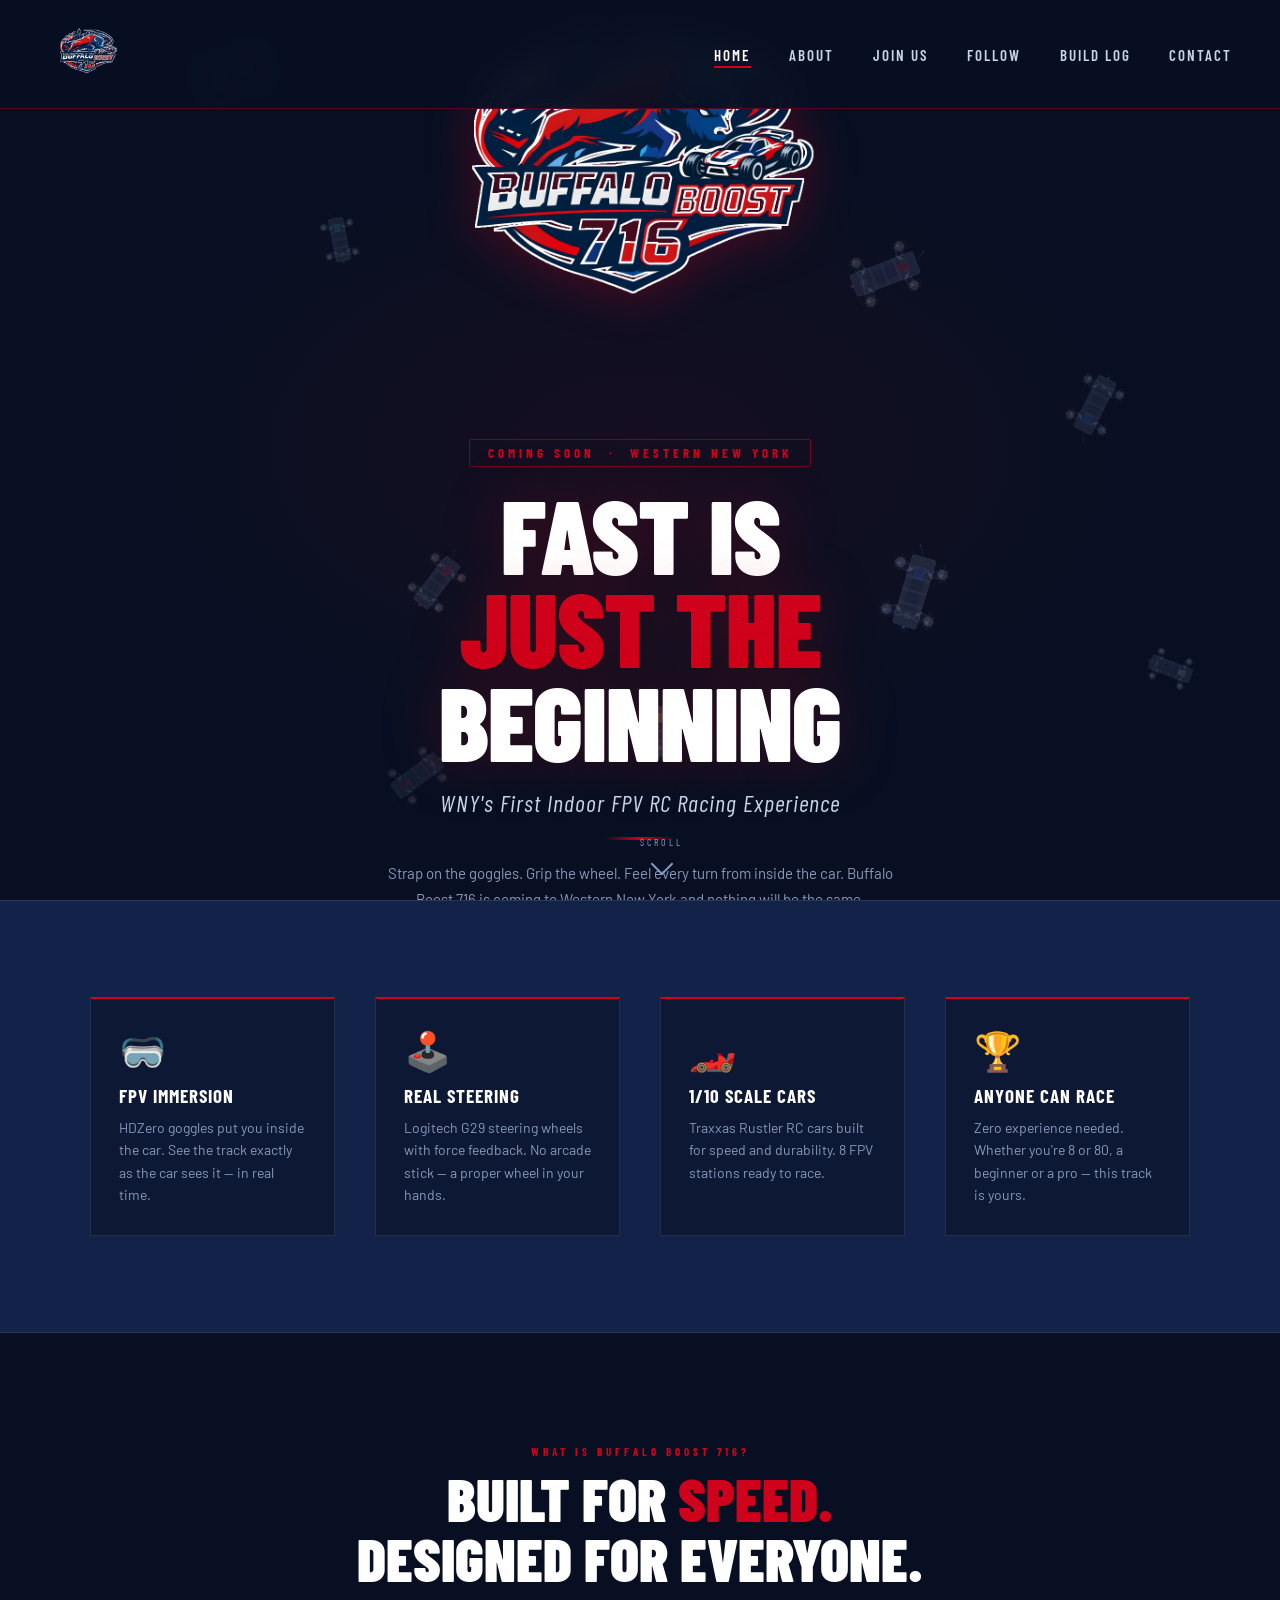
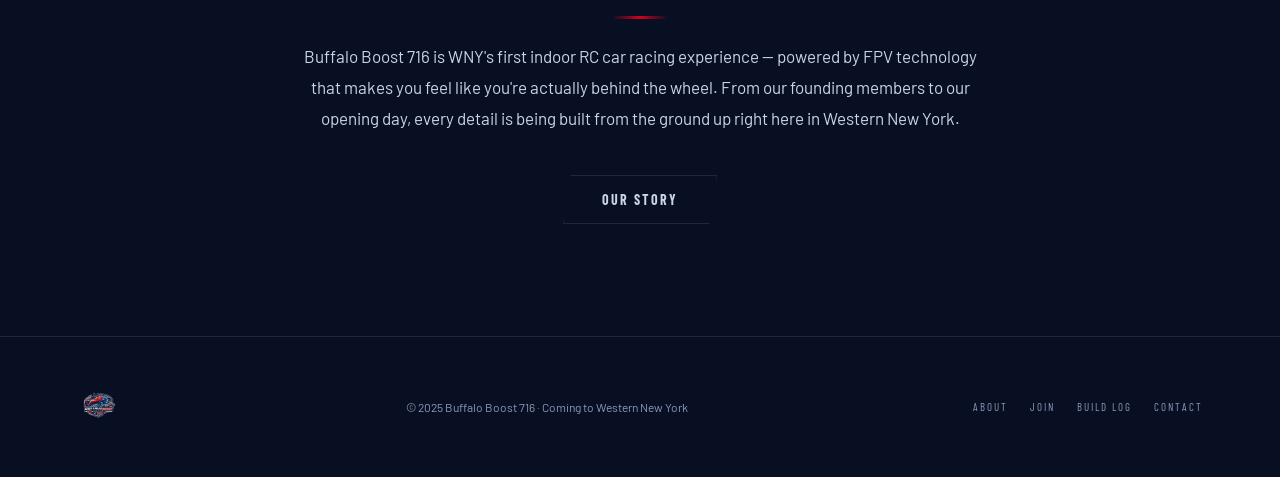
<file: index.html>
<!DOCTYPE html>
<html lang="en">
<head>
  <meta charset="UTF-8">
  <meta name="viewport" content="width=device-width, initial-scale=1.0">
  <title>Buffalo Boost 716 — Fast is Just the Beginning</title>
  <meta name="description" content="WNY's first indoor FPV RC car racing experience. Coming soon to Western New York.">
  <link rel="stylesheet" href="css/style.css">
  <link rel="icon" href="images/logo.png" type="image/png">
  <style>
    nav .logo img { height: clamp(52px, 8vw, 80px) !important; width: auto; }
    .hero-logo { width: clamp(260px, 52vw, 480px) !important; }
  </style>
</head>
<body>

  <nav>
    <a href="index.html" class="logo">
      <img src="images/logo.png" alt="Buffalo Boost 716">
    </a>
    <button class="nav-toggle" aria-label="Menu">
      <span></span><span></span><span></span>
    </button>
    <ul>
      <li><a href="index.html">Home</a></li>
      <li><a href="pages/about.html">About</a></li>
      <li><a href="pages/founding.html">Join Us</a></li>
      <li><a href="pages/social.html">Follow</a></li>
      <li><a href="pages/buildlog.html">Build Log</a></li>
      <li><a href="pages/contact.html">Contact</a></li>
    </ul>
  </nav>

  <section class="hero">
    <div class="hero-glow"></div>
    <canvas id="trackCanvas" class="track-canvas"></canvas>

    <div class="hero-content">
      <img src="images/logo.png" alt="Buffalo Boost 716" class="hero-logo">
      <div class="hero-badge">Coming Soon &nbsp;·&nbsp; Western New York</div>
      <h1 class="hero-title">Fast is<br><span>Just the</span><br>Beginning</h1>
      <p class="hero-sub">WNY's First Indoor FPV RC Racing Experience</p>
      <div class="hero-divider"></div>
      <p class="hero-desc">Strap on the goggles. Grip the wheel. Feel every turn from inside the car. Buffalo Boost 716 is coming to Western New York and nothing will be the same.</p>
      <div class="hero-cta">
        <a href="pages/founding.html" class="btn-primary">Become a Founding Member</a>
        <a href="pages/about.html" class="btn-outline">Learn More</a>
      </div>
    </div>

    <div class="scroll-hint">
      <span>Scroll</span>
      <div class="scroll-arrow"></div>
    </div>
  </section>

  <div class="concept-strip">
    <div class="concept-grid">
      <div class="concept-card fade-in">
        <div class="concept-icon">🥽</div>
        <h3>FPV Immersion</h3>
        <p>HDZero goggles put you inside the car. See the track exactly as the car sees it — in real time.</p>
      </div>
      <div class="concept-card fade-in">
        <div class="concept-icon">🕹️</div>
        <h3>Real Steering</h3>
        <p>Logitech G29 steering wheels with force feedback. No arcade stick — a proper wheel in your hands.</p>
      </div>
      <div class="concept-card fade-in">
        <div class="concept-icon">🏎️</div>
        <h3>1/10 Scale Cars</h3>
        <p>Traxxas Rustler RC cars built for speed and durability. 8 FPV stations ready to race.</p>
      </div>
      <div class="concept-card fade-in">
        <div class="concept-icon">🏆</div>
        <h3>Anyone Can Race</h3>
        <p>Zero experience needed. Whether you're 8 or 80, a beginner or a pro — this track is yours.</p>
      </div>
    </div>
  </div>

  <section>
    <div style="max-width: 860px; margin: 0 auto; text-align: center;">
      <p class="section-label fade-in">What is Buffalo Boost 716?</p>
      <h2 class="section-title fade-in">Built for <span>Speed.</span><br>Designed for Everyone.</h2>
      <div class="divider center fade-in"></div>
      <p class="fade-in" style="font-size: clamp(14px,1.8vw,17px); color: var(--chrome); line-height: 1.85; max-width: 680px; margin: 0 auto clamp(24px,4vw,40px);">
        Buffalo Boost 716 is WNY's first indoor RC car racing experience — powered by FPV technology that makes you feel like you're actually behind the wheel. From our founding members to our opening day, every detail is being built from the ground up right here in Western New York.
      </p>
      <a href="pages/about.html" class="btn-outline fade-in">Our Story</a>
    </div>
  </section>

  <footer>
    <img src="images/logo.png" alt="Buffalo Boost 716">
    <p>© 2025 Buffalo Boost 716 · Coming to Western New York</p>
    <div class="footer-links">
      <a href="pages/about.html">About</a>
      <a href="pages/founding.html">Join</a>
      <a href="pages/buildlog.html">Build Log</a>
      <a href="pages/contact.html">Contact</a>
    </div>
  </footer>

  <script src="js/main.js"></script>
  <script>
  (function () {
    const canvas = document.getElementById('trackCanvas');
    const ctx    = canvas.getContext('2d');

    function resize() {
      canvas.width  = window.innerWidth;
      canvas.height = window.innerHeight;
    }
    resize();
    window.addEventListener('resize', resize);

    // ─────────────────────────────────────────────────────────────────────
    // DRAW TRAXXAS RUSTLER — top-down exposed chassis / frame view
    // No body shell. Shows: frame rails, suspension arms, wheels/tires,
    // shocks, driveshafts, motor, FPV cam mount, battery tray.
    // All drawn procedurally in canvas — vector clean.
    // car is centered at (0,0), facing right (+x).
    // ─────────────────────────────────────────────────────────────────────
    function drawRCCar(ctx, accent, alpha) {
      ctx.globalAlpha = alpha;

      const frameColor    = 'rgba(140,160,190,0.85)';  // aluminium frame
      const frameStroke   = 'rgba(80,100,130,0.9)';
      const tireColor     = 'rgba(30,30,35,0.92)';
      const rimColor      = 'rgba(160,175,200,0.95)';
      const rimHighlight  = 'rgba(220,230,245,0.8)';
      const shockColor    = 'rgba(110,130,165,0.8)';
      const accentColor   = accent;

      // ── dimensions (half-sizes) ──────────────────────────────────────
      const FL  = 38;   // frame half-length
      const FW  = 13;   // frame half-width (inner rails)
      const WRX = 9.5;  // tire half-length (along axle)
      const WRY = 7;    // tire half-width (tread depth)
      const RR  = 5.5;  // rim radius
      const WX  = 26;   // wheelbase half  (front/rear axle offset from center)
      const WY  = FW + WRX + 1; // track width offset

      // ── CHASSIS FRAME RAILS ─────────────────────────────────────────
      // Two parallel rails, rounded rect
      ctx.save();
      ctx.beginPath();
      roundRect(ctx, -FL, -FW, FL * 2, FW * 2, 3);
      ctx.fillStyle   = frameColor;
      ctx.fill();
      ctx.strokeStyle = frameStroke;
      ctx.lineWidth   = 1.2;
      ctx.stroke();
      ctx.restore();

      // Inner hollow — battery/electronics tray cutout
      ctx.save();
      ctx.beginPath();
      roundRect(ctx, -FL * 0.55, -FW * 0.58, FL * 1.1, FW * 1.16, 2);
      ctx.fillStyle = 'rgba(8,15,34,0.55)';
      ctx.fill();
      ctx.restore();

      // Battery tray (darker rectangle inside cutout)
      ctx.save();
      ctx.beginPath();
      roundRect(ctx, -FL * 0.42, -FW * 0.48, FL * 0.84, FW * 0.96, 2);
      ctx.fillStyle   = 'rgba(15,22,44,0.8)';
      ctx.fill();
      ctx.strokeStyle = 'rgba(80,100,140,0.4)';
      ctx.lineWidth   = 0.8;
      ctx.stroke();
      ctx.restore();

      // Battery cells (tiny lines)
      for (let i = -2; i <= 2; i++) {
        ctx.save();
        ctx.beginPath();
        ctx.rect(i * 7 - 1, -FW * 0.38, 2, FW * 0.76);
        ctx.fillStyle = 'rgba(60,80,120,0.5)';
        ctx.fill();
        ctx.restore();
      }

      // ── FRAME CROSS MEMBERS ─────────────────────────────────────────
      [-WX * 0.55, 0, WX * 0.55].forEach(xOff => {
        ctx.save();
        ctx.beginPath();
        ctx.rect(xOff - 1.5, -FW, 3, FW * 2);
        ctx.fillStyle = 'rgba(100,120,160,0.5)';
        ctx.fill();
        ctx.restore();
      });

      // ── MOTOR (rear center) ─────────────────────────────────────────
      ctx.save();
      ctx.beginPath();
      roundRect(ctx, FL * 0.38, -5.5, 13, 11, 2);
      ctx.fillStyle   = accentColor + 'cc';
      ctx.fill();
      ctx.strokeStyle = 'rgba(255,255,255,0.15)';
      ctx.lineWidth   = 0.8;
      ctx.stroke();
      // motor can label
      ctx.beginPath();
      ctx.arc(FL * 0.44 + 6.5, 0, 3.5, 0, Math.PI * 2);
      ctx.fillStyle = 'rgba(0,0,0,0.35)';
      ctx.fill();
      ctx.restore();

      // ── DRIVESHAFTS ─────────────────────────────────────────────────
      // Front driveshaft (left side)
      [[-WX, -WY + WRX, -WX, -FW], [-WX, WY - WRX, -WX, FW],
       [WX,  -WY + WRX,  WX, -FW], [WX,   WY - WRX,  WX, FW]].forEach(([x1,y1,x2,y2]) => {
        ctx.save();
        ctx.beginPath();
        ctx.moveTo(x1, y1);
        ctx.lineTo(x2, y2);
        ctx.strokeStyle = 'rgba(130,150,185,0.75)';
        ctx.lineWidth   = 2.5;
        ctx.setLineDash([]);
        ctx.stroke();
        ctx.restore();
      });

      // ── SUSPENSION ARMS ─────────────────────────────────────────────
      // 4 corners: A-arm trapezoid shapes
      [
        { cx: -WX, cy: -WY, sign: -1, front: true  },
        { cx: -WX, cy:  WY, sign:  1, front: true  },
        { cx:  WX, cy: -WY, sign: -1, front: false },
        { cx:  WX, cy:  WY, sign:  1, front: false },
      ].forEach(({ cx, cy, sign }) => {
        const innerY = sign * FW;
        const innerX = cx * 0.88;
        ctx.save();
        ctx.beginPath();
        ctx.moveTo(cx - 5, cy);
        ctx.lineTo(cx + 5, cy);
        ctx.lineTo(innerX + 4, innerY);
        ctx.lineTo(innerX - 4, innerY);
        ctx.closePath();
        ctx.fillStyle   = 'rgba(100,120,160,0.45)';
        ctx.fill();
        ctx.strokeStyle = 'rgba(140,165,200,0.55)';
        ctx.lineWidth   = 1;
        ctx.stroke();
        ctx.restore();
      });

      // ── SHOCKS ──────────────────────────────────────────────────────
      [
        [-WX, -FW * 0.5, -WX * 0.7, -FW * 1.15],
        [-WX,  FW * 0.5, -WX * 0.7,  FW * 1.15],
        [ WX, -FW * 0.5,  WX * 0.7, -FW * 1.15],
        [ WX,  FW * 0.5,  WX * 0.7,  FW * 1.15],
      ].forEach(([x1, y1, x2, y2]) => {
        ctx.save();
        ctx.beginPath();
        ctx.moveTo(x1, y1);
        ctx.lineTo(x2, y2);
        ctx.strokeStyle = shockColor;
        ctx.lineWidth   = 2.5;
        ctx.stroke();
        // spring coil dots
        const mx = (x1 + x2) / 2, my = (y1 + y2) / 2;
        ctx.beginPath();
        ctx.arc(mx, my, 2.2, 0, Math.PI * 2);
        ctx.fillStyle = 'rgba(180,200,230,0.6)';
        ctx.fill();
        ctx.restore();
      });

      // ── STEERING SERVO / LINKAGE (front) ────────────────────────────
      ctx.save();
      ctx.beginPath();
      roundRect(ctx, -WX - 4, -3.5, 8, 7, 1.5);
      ctx.fillStyle   = 'rgba(90,110,150,0.75)';
      ctx.fill();
      // tie rods
      [[-1.5, -WY + WRX * 0.8], [-1.5, WY - WRX * 0.8]].forEach(([rx, ry]) => {
        ctx.beginPath();
        ctx.moveTo(-WX, rx);
        ctx.lineTo(-WX - 4, ry);
        ctx.strokeStyle = 'rgba(160,180,210,0.65)';
        ctx.lineWidth   = 1.5;
        ctx.stroke();
      });
      ctx.restore();

      // ── FPV CAMERA MOUNT (front nose) ───────────────────────────────
      ctx.save();
      // mount bracket
      ctx.beginPath();
      roundRect(ctx, -FL - 5, -4, 8, 8, 1.5);
      ctx.fillStyle   = 'rgba(20,25,40,0.9)';
      ctx.fill();
      ctx.strokeStyle = accentColor + '99';
      ctx.lineWidth   = 1;
      ctx.stroke();
      // lens circle
      ctx.beginPath();
      ctx.arc(-FL - 1, 0, 3, 0, Math.PI * 2);
      ctx.fillStyle = 'rgba(30,40,60,0.95)';
      ctx.fill();
      ctx.beginPath();
      ctx.arc(-FL - 1, 0, 1.8, 0, Math.PI * 2);
      ctx.fillStyle = 'rgba(100,180,255,0.75)';
      ctx.fill();
      // lens highlight
      ctx.beginPath();
      ctx.arc(-FL - 1.6, -0.6, 0.7, 0, Math.PI * 2);
      ctx.fillStyle = 'rgba(255,255,255,0.7)';
      ctx.fill();
      ctx.restore();

      // ── RECEIVER ANTENNA (tiny line at rear) ─────────────────────────
      ctx.save();
      ctx.beginPath();
      ctx.moveTo(FL + 2, -2);
      ctx.lineTo(FL + 11, -8);
      ctx.strokeStyle = 'rgba(200,220,255,0.45)';
      ctx.lineWidth   = 1;
      ctx.stroke();
      ctx.beginPath();
      ctx.arc(FL + 11, -8, 1.2, 0, Math.PI * 2);
      ctx.fillStyle = 'rgba(200,220,255,0.55)';
      ctx.fill();
      ctx.restore();

      // ── WHEELS / TIRES ──────────────────────────────────────────────
      [
        [-WX, -WY], [-WX,  WY],
        [ WX, -WY], [ WX,  WY],
      ].forEach(([wx, wy]) => {
        ctx.save();
        ctx.translate(wx, wy);

        // Tire (wide knobby oval — top-down)
        ctx.beginPath();
        ctx.ellipse(0, 0, WRX, WRY, 0, 0, Math.PI * 2);
        ctx.fillStyle = tireColor;
        ctx.fill();

        // Tread pattern — radial nubs
        for (let t = 0; t < 8; t++) {
          const ta = (Math.PI * 2 * t) / 8;
          const tx = Math.cos(ta) * WRX * 0.82;
          const ty = Math.sin(ta) * WRY * 0.82;
          ctx.beginPath();
          ctx.ellipse(tx, ty, 2.2, 1.4, ta, 0, Math.PI * 2);
          ctx.fillStyle = 'rgba(55,55,60,0.9)';
          ctx.fill();
        }

        // Rim
        ctx.beginPath();
        ctx.arc(0, 0, RR, 0, Math.PI * 2);
        ctx.fillStyle = rimColor;
        ctx.fill();

        // Rim spokes (5-spoke)
        for (let s = 0; s < 5; s++) {
          const sa = (Math.PI * 2 * s) / 5;
          ctx.beginPath();
          ctx.moveTo(Math.cos(sa) * 1.5, Math.sin(sa) * 1.5);
          ctx.lineTo(Math.cos(sa) * RR * 0.88, Math.sin(sa) * RR * 0.88);
          ctx.strokeStyle = 'rgba(60,80,110,0.7)';
          ctx.lineWidth   = 1.4;
          ctx.stroke();
        }

        // Rim center cap
        ctx.beginPath();
        ctx.arc(0, 0, 1.8, 0, Math.PI * 2);
        ctx.fillStyle = accentColor;
        ctx.fill();

        // Rim highlight
        ctx.beginPath();
        ctx.arc(-1.5, -1.5, 1.5, 0, Math.PI * 2);
        ctx.fillStyle = rimHighlight;
        ctx.fill();

        ctx.restore();
      });

      ctx.globalAlpha = 1;
    }

    // Utility: rounded rectangle path
    function roundRect(ctx, x, y, w, h, r) {
      ctx.moveTo(x + r, y);
      ctx.lineTo(x + w - r, y);
      ctx.arcTo(x + w, y, x + w, y + r, r);
      ctx.lineTo(x + w, y + h - r);
      ctx.arcTo(x + w, y + h, x + w - r, y + h, r);
      ctx.lineTo(x + r, y + h);
      ctx.arcTo(x, y + h, x, y + h - r, r);
      ctx.lineTo(x, y + r);
      ctx.arcTo(x, y, x + r, y, r);
    }

    // ─── CAR AGENTS ──────────────────────────────────────────────────────
    // Each car wanders the canvas with smooth steering,
    // bouncing softly off edges, varying speed.

    const ACCENT_COLORS = [
      '#d0021b', // red
      '#1a5fea', // blue
      '#c8d4e8', // silver
      '#e8a800', // gold
      '#d0021b', // red
      '#1a5fea', // blue
      '#8855ff', // purple accent
      '#00c8a0', // teal
    ];

    const NUM_CARS = 9;

    function spawnCar(w, h, i) {
      const angle = Math.random() * Math.PI * 2;
      return {
        x: Math.random() * w,
        y: Math.random() * h,
        angle,
        speed:     2.2 + Math.random() * 2.8,    // px/frame
        turnRate:  0,
        targetTurn: (Math.random() - 0.5) * 0.04,
        turnTimer:  Math.random() * 120,
        scale:     0.55 + Math.random() * 0.40,
        alpha:     0.10 + Math.random() * 0.16,   // subtle, behind text
        accent:    ACCENT_COLORS[i % ACCENT_COLORS.length],
      };
    }

    let agents = [];
    function initAgents() {
      const w = canvas.width, h = canvas.height;
      agents = Array.from({ length: NUM_CARS }, (_, i) => spawnCar(w, h, i));
    }
    initAgents();
    window.addEventListener('resize', initAgents);

    function updateAgent(car, w, h, dt) {
      const speed = car.speed * (dt / 16.67);

      // Gradually steer toward target turn
      car.turnRate += (car.targetTurn - car.turnRate) * 0.04;
      car.angle    += car.turnRate;

      // Occasionally pick a new turn direction
      car.turnTimer -= dt;
      if (car.turnTimer < 0) {
        car.targetTurn = (Math.random() - 0.5) * 0.055;
        car.turnTimer  = 80 + Math.random() * 200;
      }

      // Move forward
      car.x += Math.cos(car.angle) * speed;
      car.y += Math.sin(car.angle) * speed;

      // Soft wrap — once fully off screen, reappear on opposite edge
      const margin = 80;
      if (car.x < -margin)  car.x = w + margin * 0.5;
      if (car.x > w + margin) car.x = -margin * 0.5;
      if (car.y < -margin)  car.y = h + margin * 0.5;
      if (car.y > h + margin) car.y = -margin * 0.5;

      // Steer away from edges before they hit
      const edgePush = 120;
      if (car.x < edgePush)        car.targetTurn = -0.025;
      if (car.x > w - edgePush)    car.targetTurn =  0.025;
      if (car.y < edgePush)        car.targetTurn = -0.025;
      if (car.y > h - edgePush)    car.targetTurn =  0.025;
    }

    // ─── ANIMATION LOOP ───────────────────────────────────────────────────
    let lastTime = 0;

    function animate(ts) {
      const dt = Math.min(ts - lastTime, 50);
      lastTime  = ts;

      const w = canvas.width, h = canvas.height;
      ctx.clearRect(0, 0, w, h);

      agents.forEach(car => {
        updateAgent(car, w, h, dt);

        ctx.save();
        ctx.translate(car.x, car.y);
        // car faces right (+x) by default, angle=0 means heading right
        ctx.rotate(car.angle);
        ctx.scale(car.scale, car.scale);
        drawRCCar(ctx, car.accent, car.alpha);
        ctx.restore();
      });

      requestAnimationFrame(animate);
    }

    requestAnimationFrame(animate);
  })();
  </script>
</body>
</html>
</file>
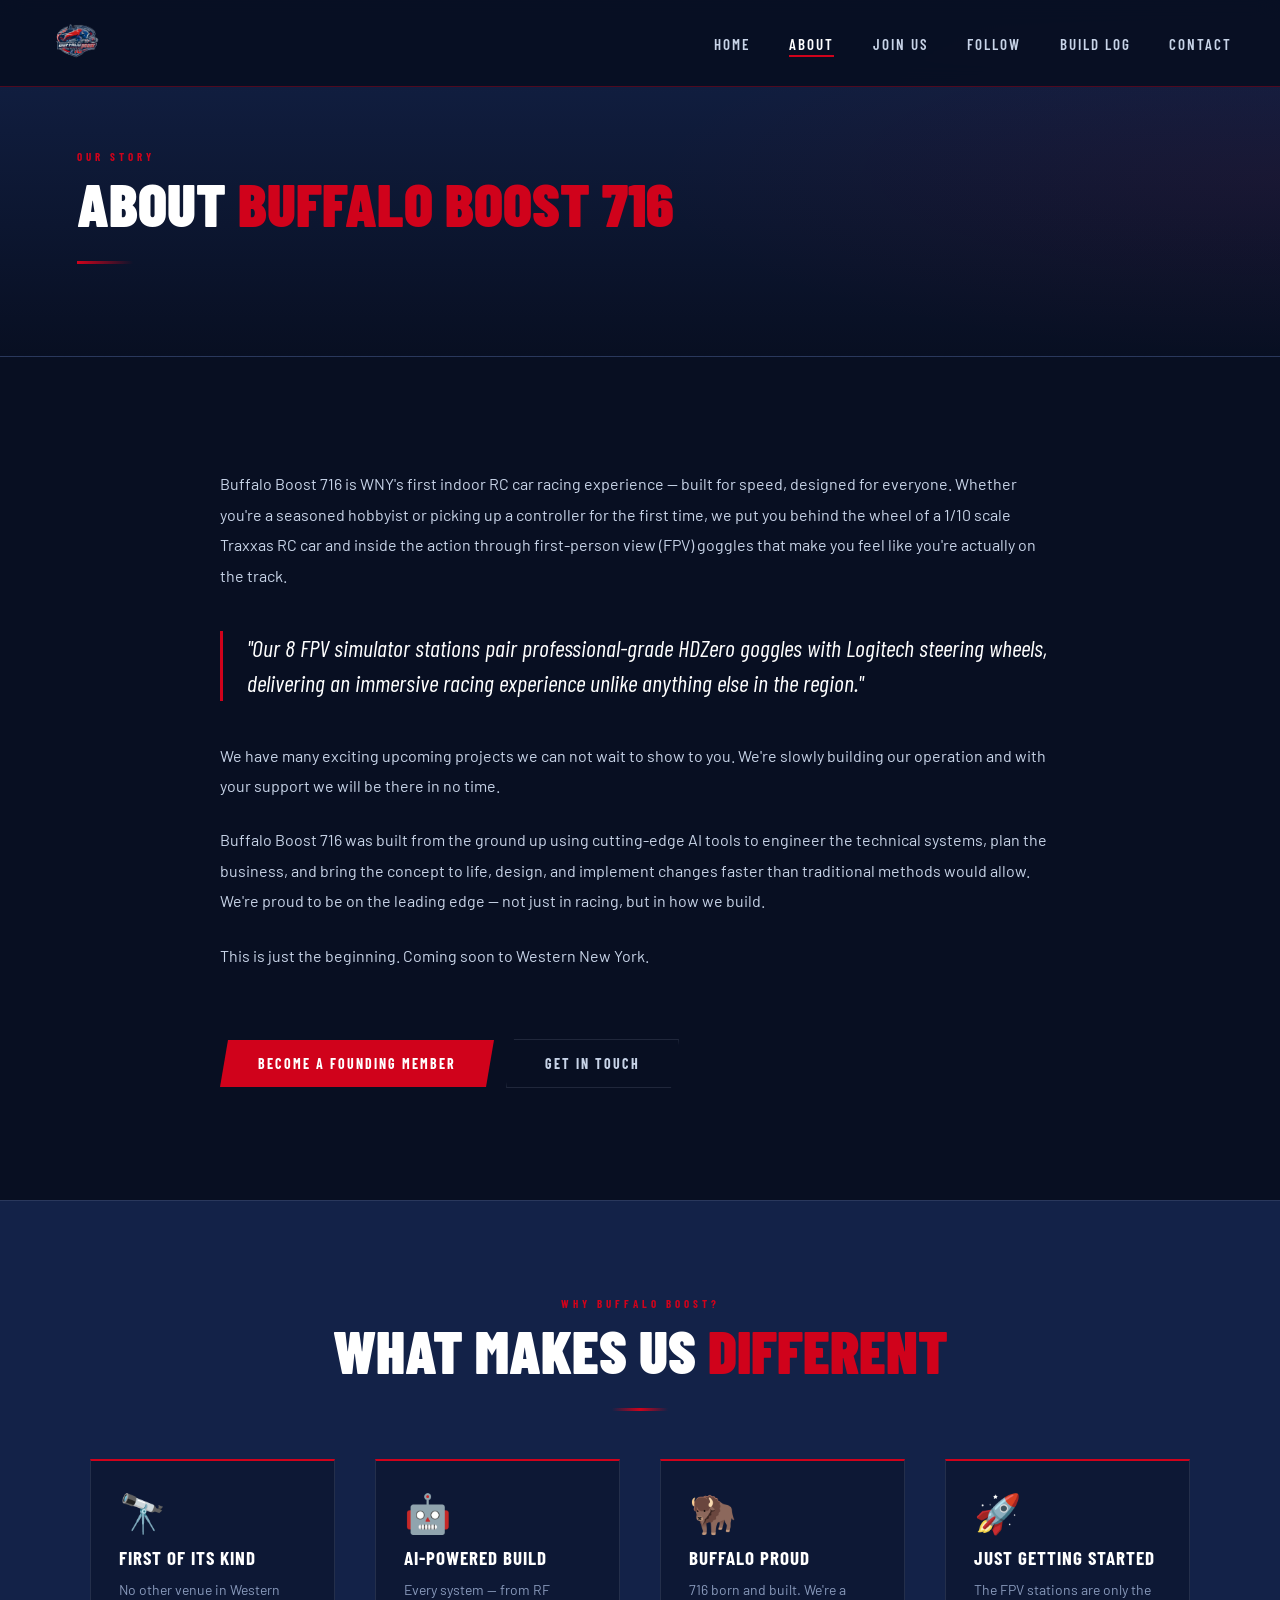
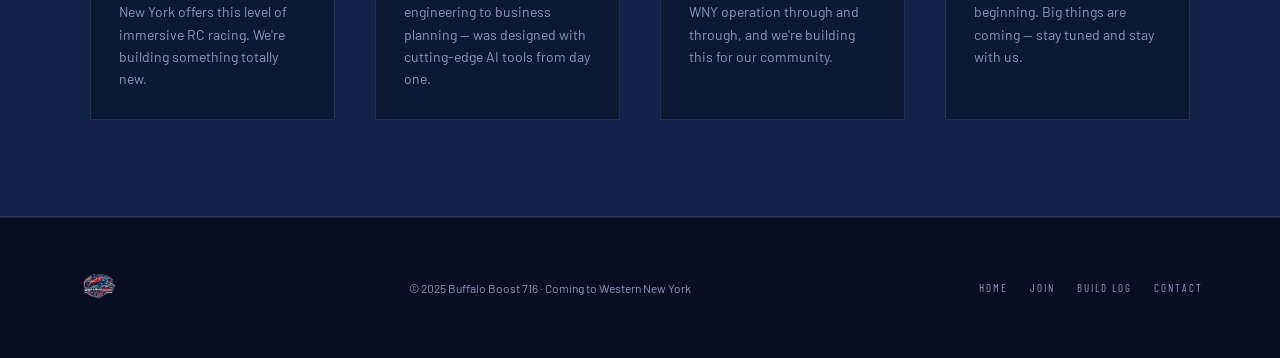
<file: about.html>
<!DOCTYPE html>
<html lang="en">
<head>
  <meta charset="UTF-8">
  <meta name="viewport" content="width=device-width, initial-scale=1.0">
  <title>About — Buffalo Boost 716</title>
  <meta name="description" content="Learn about Buffalo Boost 716, WNY's first indoor FPV RC car racing experience.">
  <link rel="stylesheet" href="../css/style.css">
  <link rel="icon" href="../images/logo.png" type="image/png">
</head>
<body>

  <nav>
    <a href="../index.html" class="logo">
      <img src="../images/logo.png" alt="Buffalo Boost 716">
    </a>
    <button class="nav-toggle" aria-label="Menu">
      <span></span><span></span><span></span>
    </button>
    <ul>
      <li><a href="../index.html">Home</a></li>
      <li><a href="about.html">About</a></li>
      <li><a href="founding.html">Join Us</a></li>
      <li><a href="social.html">Follow</a></li>
      <li><a href="buildlog.html">Build Log</a></li>
      <li><a href="contact.html">Contact</a></li>
    </ul>
  </nav>

  <div class="page-hero">
    <div class="page-hero-inner">
      <p class="section-label fade-in">Our Story</p>
      <h1 class="section-title fade-in">About <span>Buffalo Boost 716</span></h1>
      <div class="divider fade-in"></div>
    </div>
  </div>

  <section>
    <div class="about-wrap">

      <p class="fade-in">
        Buffalo Boost 716 is WNY's first indoor RC car racing experience — built for speed, designed for everyone. Whether you're a seasoned hobbyist or picking up a controller for the first time, we put you behind the wheel of a 1/10 scale Traxxas RC car and inside the action through first-person view (FPV) goggles that make you feel like you're actually on the track.
      </p>

      <div class="about-accent fade-in">
        <p>"Our 8 FPV simulator stations pair professional-grade HDZero goggles with Logitech steering wheels, delivering an immersive racing experience unlike anything else in the region."</p>
      </div>

      <p class="fade-in">
        We have many exciting upcoming projects we can not wait to show to you. We're slowly building our operation and with your support we will be there in no time.
      </p>

      <p class="fade-in">
        Buffalo Boost 716 was built from the ground up using cutting-edge AI tools to engineer the technical systems, plan the business, and bring the concept to life, design, and implement changes faster than traditional methods would allow. We're proud to be on the leading edge — not just in racing, but in how we build.
      </p>

      <p class="fade-in">
        This is just the beginning. Coming soon to Western New York.
      </p>

      <div class="mt-lg fade-in">
        <a href="founding.html" class="btn-primary">Become a Founding Member</a>
        &nbsp;&nbsp;
        <a href="contact.html" class="btn-outline" style="margin-top: 12px; display: inline-block;">Get in Touch</a>
      </div>

    </div>
  </section>

  <!-- WHY BUFFALO -->
  <div class="concept-strip">
    <div style="max-width: 1100px; margin: 0 auto;">
      <p class="section-label text-center fade-in">Why Buffalo Boost?</p>
      <h2 class="section-title text-center fade-in">What Makes Us <span>Different</span></h2>
      <div class="divider center fade-in" style="margin-bottom: clamp(28px,4vw,48px);"></div>
      <div class="concept-grid">
        <div class="concept-card fade-in">
          <div class="concept-icon">🔭</div>
          <h3>First of its Kind</h3>
          <p>No other venue in Western New York offers this level of immersive RC racing. We're building something totally new.</p>
        </div>
        <div class="concept-card fade-in">
          <div class="concept-icon">🤖</div>
          <h3>AI-Powered Build</h3>
          <p>Every system — from RF engineering to business planning — was designed with cutting-edge AI tools from day one.</p>
        </div>
        <div class="concept-card fade-in">
          <div class="concept-icon">🦬</div>
          <h3>Buffalo Proud</h3>
          <p>716 born and built. We're a WNY operation through and through, and we're building this for our community.</p>
        </div>
        <div class="concept-card fade-in">
          <div class="concept-icon">🚀</div>
          <h3>Just Getting Started</h3>
          <p>The FPV stations are only the beginning. Big things are coming — stay tuned and stay with us.</p>
        </div>
      </div>
    </div>
  </div>

  <footer>
    <img src="../images/logo.png" alt="Buffalo Boost 716">
    <p>© 2025 Buffalo Boost 716 · Coming to Western New York</p>
    <div class="footer-links">
      <a href="../index.html">Home</a>
      <a href="founding.html">Join</a>
      <a href="buildlog.html">Build Log</a>
      <a href="contact.html">Contact</a>
    </div>
  </footer>

  <script src="../js/main.js"></script>
</body>
</html>
</file>
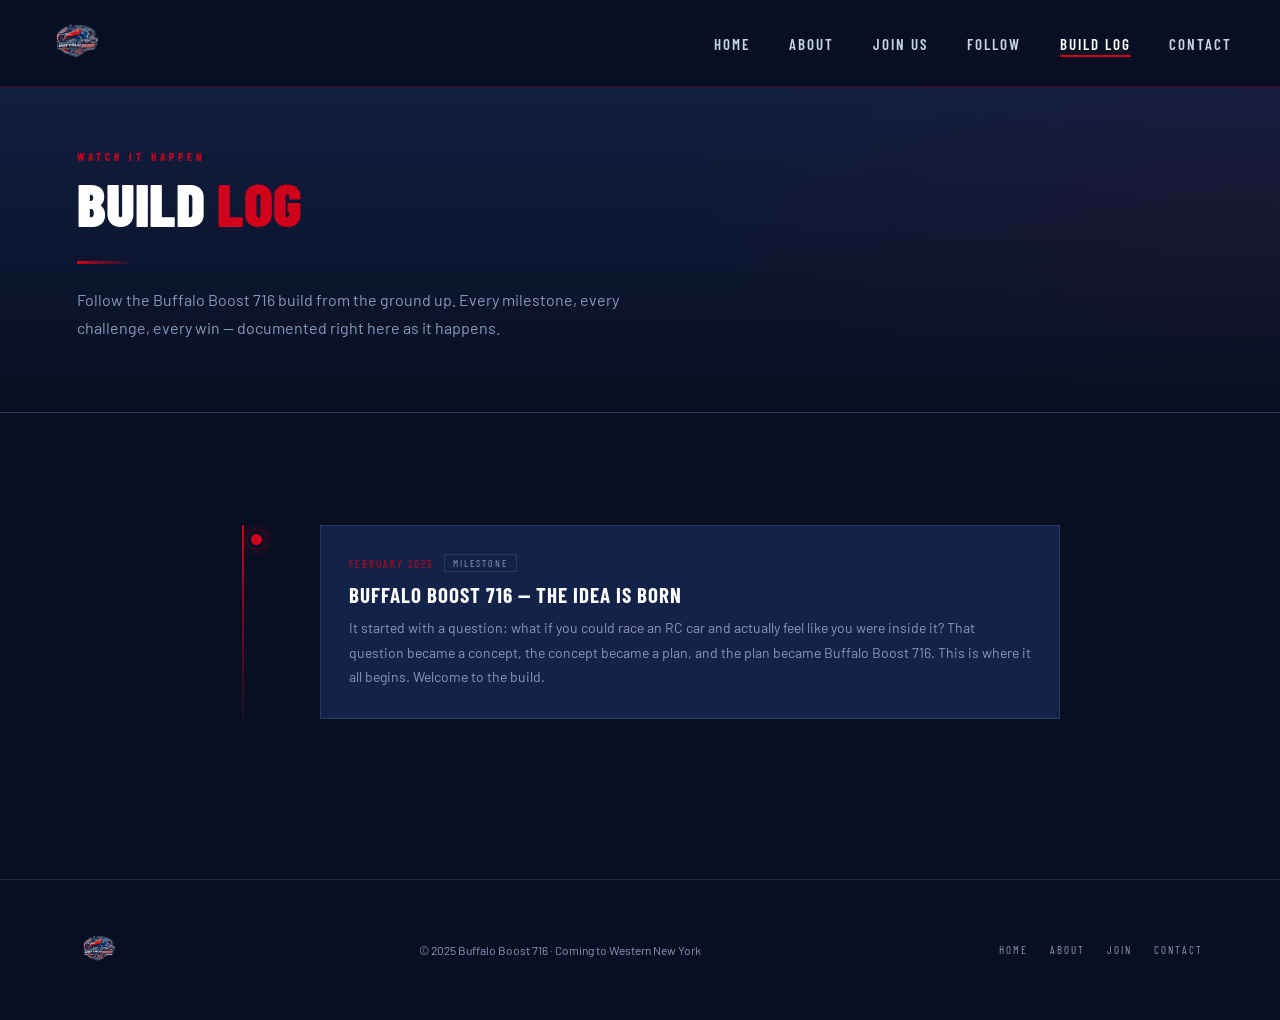
<file: buildlog.html>
<!DOCTYPE html>
<html lang="en">
<head>
  <meta charset="UTF-8">
  <meta name="viewport" content="width=device-width, initial-scale=1.0">
  <title>Build Log — Buffalo Boost 716</title>
  <meta name="description" content="Follow the Buffalo Boost 716 build in real time. Updates, photos, and milestones.">
  <link rel="stylesheet" href="../css/style.css">
  <link rel="icon" href="../images/logo.png" type="image/png">
</head>
<body>

  <nav>
    <a href="../index.html" class="logo">
      <img src="../images/logo.png" alt="Buffalo Boost 716">
    </a>
    <button class="nav-toggle" aria-label="Menu">
      <span></span><span></span><span></span>
    </button>
    <ul>
      <li><a href="../index.html">Home</a></li>
      <li><a href="about.html">About</a></li>
      <li><a href="founding.html">Join Us</a></li>
      <li><a href="social.html">Follow</a></li>
      <li><a href="buildlog.html">Build Log</a></li>
      <li><a href="contact.html">Contact</a></li>
    </ul>
  </nav>

  <div class="page-hero">
    <div class="page-hero-inner">
      <p class="section-label fade-in">Watch it Happen</p>
      <h1 class="section-title fade-in">Build <span>Log</span></h1>
      <div class="divider fade-in"></div>
      <p class="fade-in" style="font-size: clamp(14px,1.8vw,16px); color: var(--chrome-dim); line-height: 1.75; max-width: 580px; margin-top: 10px;">
        Follow the Buffalo Boost 716 build from the ground up. Every milestone, every challenge, every win — documented right here as it happens.
      </p>
    </div>
  </div>

  <section>
    <div class="timeline">

      <!--
      ============================================================
      HOW TO ADD A NEW LOG ENTRY:
      Copy the block below (from "log-entry" to "/log-entry"),
      paste it ABOVE the previous most recent entry,
      then update: data-date, the tag text, the h3 title,
      the <p> description, and optionally add <img> tags inside
      .log-images. To add images, put image files in /images/
      and reference them like: <img src="../images/yourphoto.jpg" alt="description">
      Remove the log-images div entirely if no photos for that entry.
      ============================================================

      EXAMPLE ENTRY (copy this):

      <div class="log-entry fade-in">
        <div class="log-dot">
          <div class="log-dot-circle"></div>
        </div>
        <div class="log-content">
          <div class="log-meta">
            <span class="log-date">February 25, 2025</span>
            <span class="log-tag">Planning</span>
          </div>
          <h3>Your Entry Title Here</h3>
          <p>Your description here. Write as much or as little as you want. Describe what happened, what you built, what you decided, what problems you solved.</p>
          <div class="log-images">
            <img src="../images/photo1.jpg" alt="Photo description">
            <img src="../images/photo2.jpg" alt="Photo description">
          </div>
        </div>
      </div>

      ============================================================
      AVAILABLE TAGS (use one that fits):
      Planning | Equipment | Tech | Milestone | Site | Marketing | Finance | Testing
      ============================================================
      -->

      <!-- ===== FIRST ENTRY — Buffalo Boost 716 origin ===== -->
      <div class="log-entry fade-in">
        <div class="log-dot">
          <div class="log-dot-circle"></div>
        </div>
        <div class="log-content">
          <div class="log-meta">
            <span class="log-date">February 2025</span>
            <span class="log-tag">Milestone</span>
          </div>
          <h3>Buffalo Boost 716 — The Idea is Born</h3>
          <p>
            It started with a question: what if you could race an RC car and actually feel like you were inside it? That question became a concept, the concept became a plan, and the plan became Buffalo Boost 716. This is where it all begins. Welcome to the build.
          </p>
        </div>
      </div>

      <!-- ===== PLACEHOLDER — add new entries above this line ===== -->

      <!-- Empty state (shown when no real entries yet — remove once entries are added) -->
      <!-- 
      <div class="log-empty fade-in">
        <div class="empty-icon">🏗️</div>
        <p>The build is underway. Updates coming soon.</p>
      </div>
      -->

    </div>
  </section>

  <footer>
    <img src="../images/logo.png" alt="Buffalo Boost 716">
    <p>© 2025 Buffalo Boost 716 · Coming to Western New York</p>
    <div class="footer-links">
      <a href="../index.html">Home</a>
      <a href="about.html">About</a>
      <a href="founding.html">Join</a>
      <a href="contact.html">Contact</a>
    </div>
  </footer>

  <script src="../js/main.js"></script>
</body>
</html>
</file>
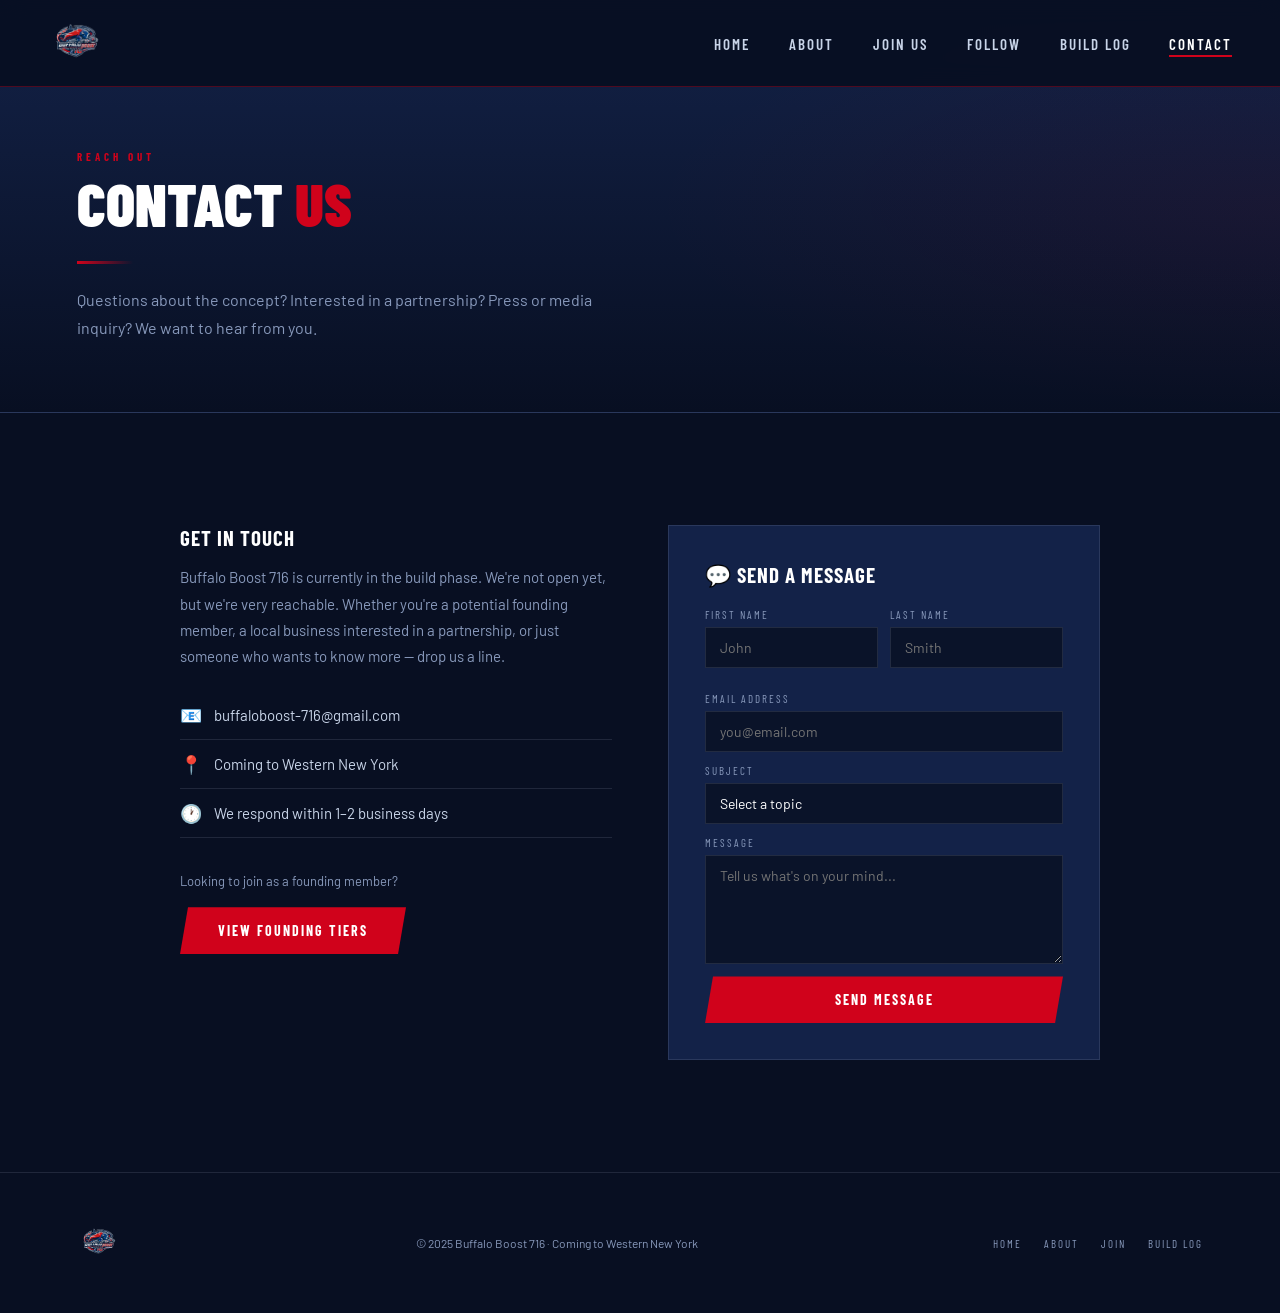
<file: contact.html>
<!DOCTYPE html>
<html lang="en">
<head>
  <meta charset="UTF-8">
  <meta name="viewport" content="width=device-width, initial-scale=1.0">
  <title>Contact — Buffalo Boost 716</title>
  <meta name="description" content="Get in touch with Buffalo Boost 716. Questions, partnerships, media inquiries welcome.">
  <link rel="stylesheet" href="../css/style.css">
  <link rel="icon" href="../images/logo.png" type="image/png">
</head>
<body>

  <nav>
    <a href="../index.html" class="logo">
      <img src="../images/logo.png" alt="Buffalo Boost 716">
    </a>
    <button class="nav-toggle" aria-label="Menu">
      <span></span><span></span><span></span>
    </button>
    <ul>
      <li><a href="../index.html">Home</a></li>
      <li><a href="about.html">About</a></li>
      <li><a href="founding.html">Join Us</a></li>
      <li><a href="social.html">Follow</a></li>
      <li><a href="buildlog.html">Build Log</a></li>
      <li><a href="contact.html">Contact</a></li>
    </ul>
  </nav>

  <div class="page-hero">
    <div class="page-hero-inner">
      <p class="section-label fade-in">Reach Out</p>
      <h1 class="section-title fade-in">Contact <span>Us</span></h1>
      <div class="divider fade-in"></div>
      <p class="fade-in" style="font-size: clamp(14px,1.8vw,16px); color: var(--chrome-dim); line-height: 1.75; max-width: 560px; margin-top: 10px;">
        Questions about the concept? Interested in a partnership? Press or media inquiry? We want to hear from you.
      </p>
    </div>
  </div>

  <section>
    <div class="contact-wrap">

      <!-- Info side -->
      <div class="contact-info fade-in">
        <h3>Get In Touch</h3>
        <p>
          Buffalo Boost 716 is currently in the build phase. We're not open yet, but we're very reachable. Whether you're a potential founding member, a local business interested in a partnership, or just someone who wants to know more — drop us a line.
        </p>

        <div class="contact-detail">
          <span class="icon">📧</span>
          <a href="mailto:buffaloboost-716@gmail.com" style="color: var(--chrome); text-decoration: none;">
            buffaloboost-716@gmail.com
          </a>
        </div>

        <div class="contact-detail">
          <span class="icon">📍</span>
          <span>Coming to Western New York</span>
        </div>

        <div class="contact-detail">
          <span class="icon">🕐</span>
          <span>We respond within 1–2 business days</span>
        </div>

        <div style="margin-top: clamp(20px,3vw,32px);">
          <p style="font-size: 13px; color: var(--chrome-dim); margin-bottom: 14px;">Looking to join as a founding member?</p>
          <a href="founding.html" class="btn-primary">View Founding Tiers</a>
        </div>
      </div>

      <!-- Form side -->
      <div class="fade-in">
        <div class="waitlist-form" style="margin: 0;">
          <h3>💬 Send a Message</h3>
          <form id="contact-form" action="https://formspree.io/f/YOUR_FORM_ID" method="POST">
            <div class="form-row">
              <div class="form-group">
                <label for="cfirst">First Name</label>
                <input type="text" id="cfirst" name="first_name" required placeholder="John">
              </div>
              <div class="form-group">
                <label for="clast">Last Name</label>
                <input type="text" id="clast" name="last_name" required placeholder="Smith">
              </div>
            </div>
            <div class="form-group">
              <label for="cemail">Email Address</label>
              <input type="email" id="cemail" name="email" required placeholder="you@email.com">
            </div>
            <div class="form-group">
              <label for="subject">Subject</label>
              <select id="subject" name="subject">
                <option value="" disabled selected>Select a topic</option>
                <option>General Question</option>
                <option>Founding Member Inquiry</option>
                <option>Partnership / Sponsorship</option>
                <option>Media / Press</option>
                <option>Other</option>
              </select>
            </div>
            <div class="form-group">
              <label for="cmsg">Message</label>
              <textarea id="cmsg" name="message" rows="5" required placeholder="Tell us what's on your mind..."></textarea>
            </div>
            <button type="submit" class="btn-primary" style="width: 100%; text-align: center; border: none; cursor: pointer; font-size: 14px;">
              Send Message
            </button>
            <div id="contact-success" class="success-msg">
              ✅ &nbsp;Message received! We'll get back to you within 1–2 business days.
            </div>
          </form>
        </div>
      </div>

    </div>
  </section>

  <footer>
    <img src="../images/logo.png" alt="Buffalo Boost 716">
    <p>© 2025 Buffalo Boost 716 · Coming to Western New York</p>
    <div class="footer-links">
      <a href="../index.html">Home</a>
      <a href="about.html">About</a>
      <a href="founding.html">Join</a>
      <a href="buildlog.html">Build Log</a>
    </div>
  </footer>

  <script src="../js/main.js"></script>
</body>
</html>
</file>
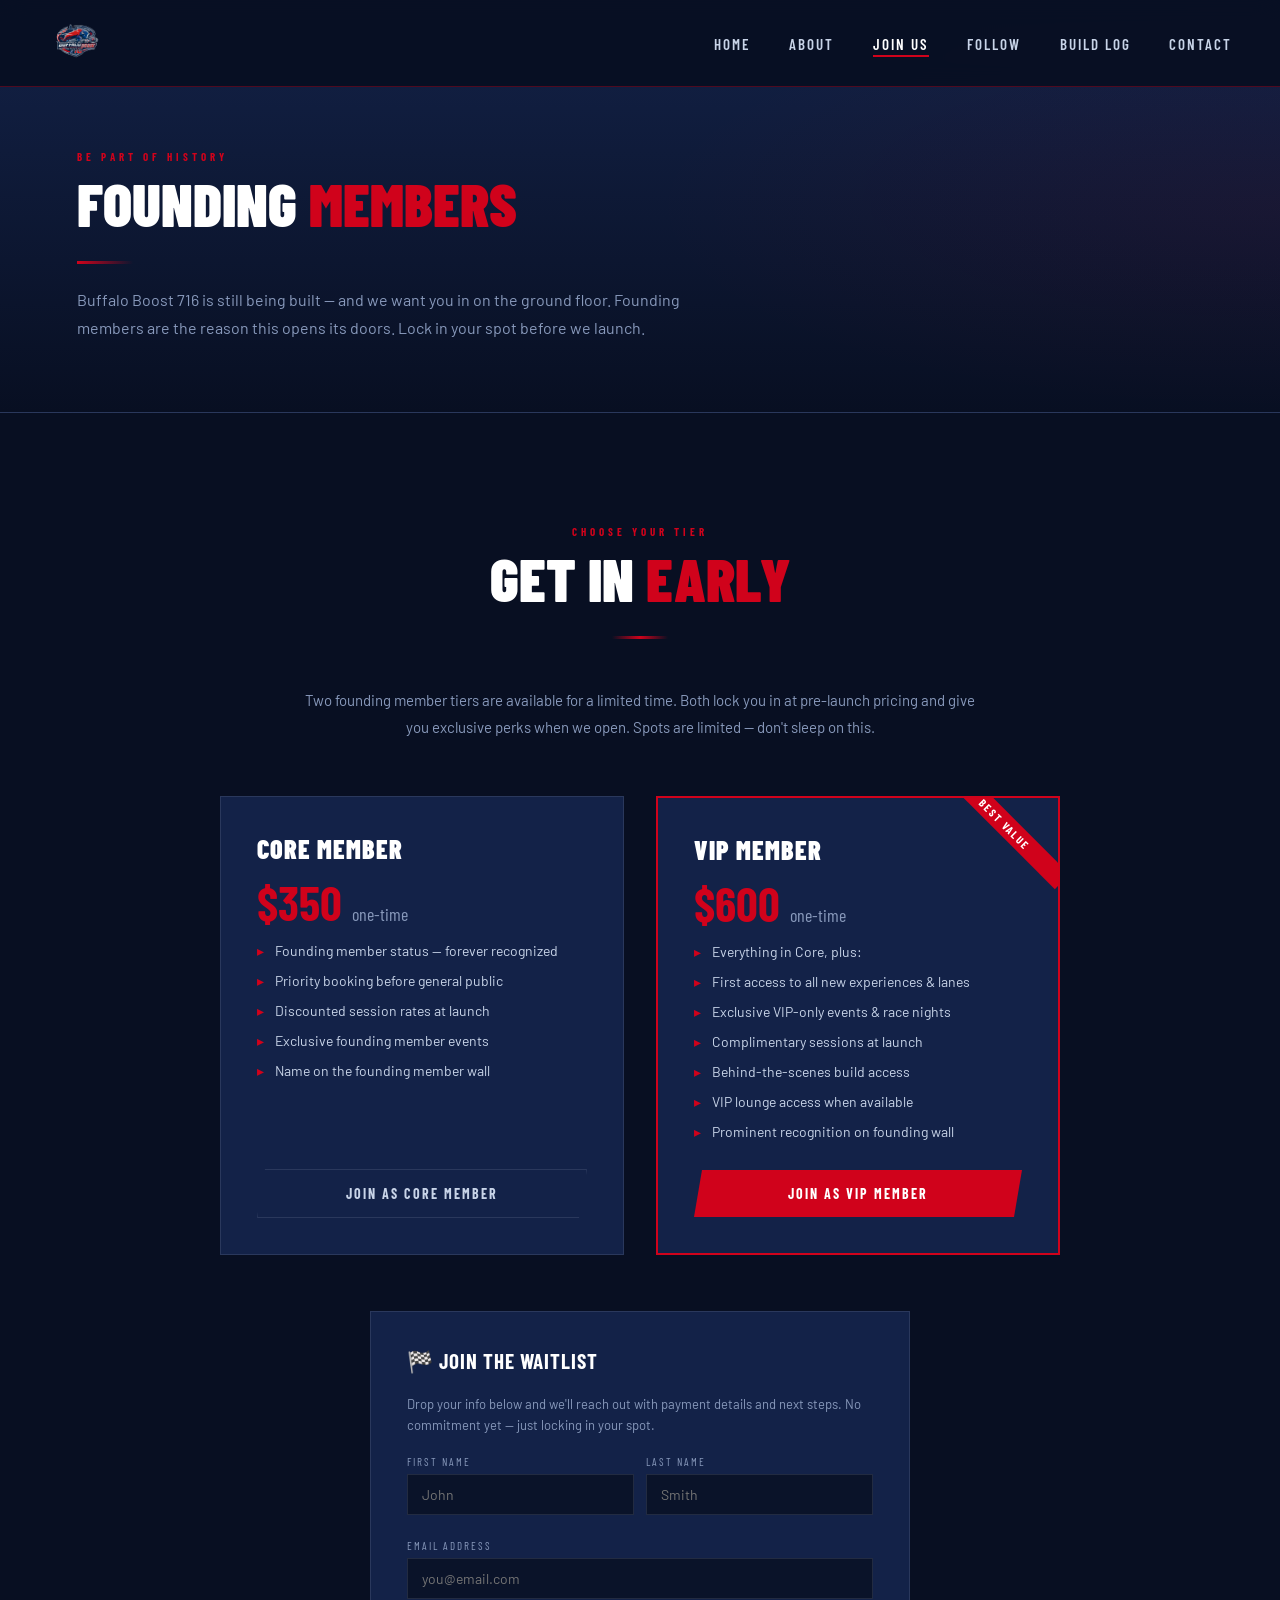
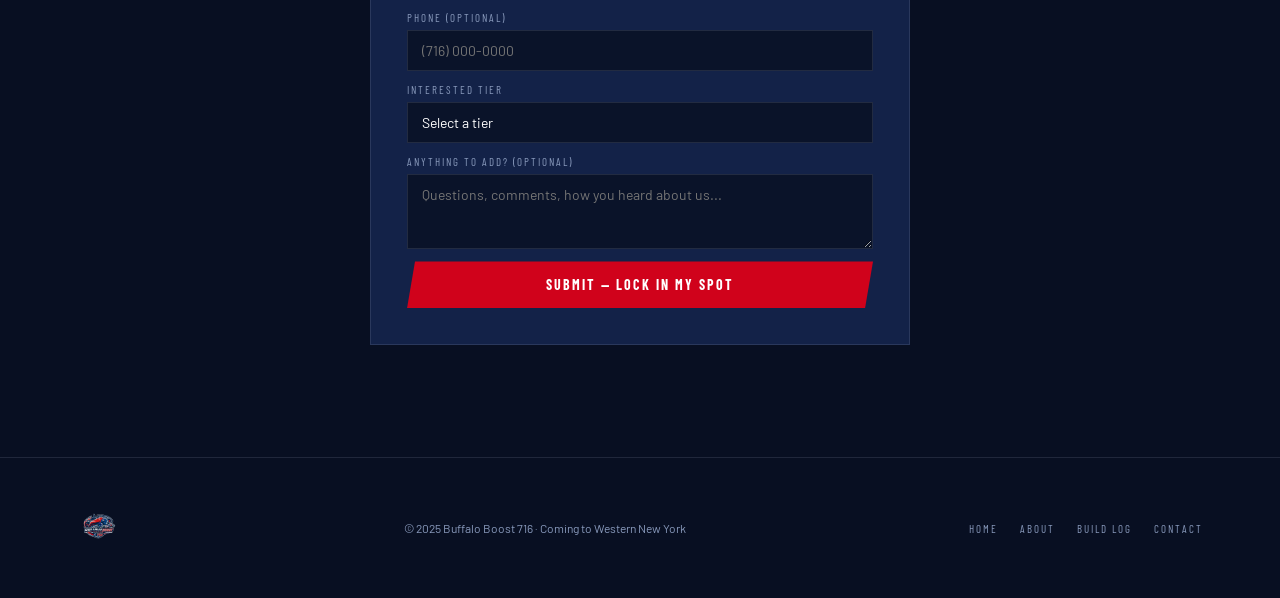
<file: founding.html>
<!DOCTYPE html>
<html lang="en">
<head>
  <meta charset="UTF-8">
  <meta name="viewport" content="width=device-width, initial-scale=1.0">
  <title>Founding Members — Buffalo Boost 716</title>
  <meta name="description" content="Join the Buffalo Boost 716 founding member program. Core and VIP tiers available.">
  <link rel="stylesheet" href="../css/style.css">
  <link rel="icon" href="../images/logo.png" type="image/png">
</head>
<body>

  <nav>
    <a href="../index.html" class="logo">
      <img src="../images/logo.png" alt="Buffalo Boost 716">
    </a>
    <button class="nav-toggle" aria-label="Menu">
      <span></span><span></span><span></span>
    </button>
    <ul>
      <li><a href="../index.html">Home</a></li>
      <li><a href="about.html">About</a></li>
      <li><a href="founding.html">Join Us</a></li>
      <li><a href="social.html">Follow</a></li>
      <li><a href="buildlog.html">Build Log</a></li>
      <li><a href="contact.html">Contact</a></li>
    </ul>
  </nav>

  <div class="page-hero">
    <div class="page-hero-inner">
      <p class="section-label fade-in">Be Part of History</p>
      <h1 class="section-title fade-in">Founding <span>Members</span></h1>
      <div class="divider fade-in"></div>
      <p class="fade-in" style="font-size: clamp(14px,1.8vw,16px); color: var(--chrome-dim); line-height: 1.75; max-width: 620px; margin-top: 10px;">
        Buffalo Boost 716 is still being built — and we want you in on the ground floor. Founding members are the reason this opens its doors. Lock in your spot before we launch.
      </p>
    </div>
  </div>

  <section>
    <p class="section-label text-center fade-in">Choose Your Tier</p>
    <h2 class="section-title text-center fade-in">Get In <span>Early</span></h2>
    <div class="divider center fade-in" style="margin-bottom: clamp(28px,4vw,48px);"></div>

    <p class="founding-intro fade-in">
      Two founding member tiers are available for a limited time. Both lock you in at pre-launch pricing and give you exclusive perks when we open. Spots are limited — don't sleep on this.
    </p>

    <div class="tier-grid">

      <!-- CORE -->
      <div class="tier-card fade-in">
        <div class="tier-name">Core Member</div>
        <div class="tier-price">$350 <span>one-time</span></div>
        <ul class="tier-perks">
          <li>Founding member status — forever recognized</li>
          <li>Priority booking before general public</li>
          <li>Discounted session rates at launch</li>
          <li>Exclusive founding member events</li>
          <li>Name on the founding member wall</li>
        </ul>
        <div class="tier-cta">
          <a href="#waitlist" class="btn-outline" style="width: 100%; text-align: center; display: block;">Join as Core Member</a>
        </div>
      </div>

      <!-- VIP -->
      <div class="tier-card featured fade-in">
        <div class="tier-badge">Best Value</div>
        <div class="tier-name">VIP Member</div>
        <div class="tier-price">$600 <span>one-time</span></div>
        <ul class="tier-perks">
          <li>Everything in Core, plus:</li>
          <li>First access to all new experiences & lanes</li>
          <li>Exclusive VIP-only events &amp; race nights</li>
          <li>Complimentary sessions at launch</li>
          <li>Behind-the-scenes build access</li>
          <li>VIP lounge access when available</li>
          <li>Prominent recognition on founding wall</li>
        </ul>
        <div class="tier-cta">
          <a href="#waitlist" class="btn-primary" style="width: 100%; text-align: center; display: block;">Join as VIP Member</a>
        </div>
      </div>

    </div>

    <!-- WAITLIST FORM -->
    <div id="waitlist" class="waitlist-form fade-in">
      <h3>🏁 Join the Waitlist</h3>
      <p style="font-size: 13px; color: var(--chrome-dim); margin-bottom: 20px; line-height: 1.6;">
        Drop your info below and we'll reach out with payment details and next steps. No commitment yet — just locking in your spot.
      </p>
      <form id="waitlist-form" action="https://formspree.io/f/YOUR_FORM_ID" method="POST">
        <div class="form-row">
          <div class="form-group">
            <label for="first">First Name</label>
            <input type="text" id="first" name="first_name" required placeholder="John">
          </div>
          <div class="form-group">
            <label for="last">Last Name</label>
            <input type="text" id="last" name="last_name" required placeholder="Smith">
          </div>
        </div>
        <div class="form-group">
          <label for="wemail">Email Address</label>
          <input type="email" id="wemail" name="email" required placeholder="you@email.com">
        </div>
        <div class="form-group">
          <label for="phone">Phone (optional)</label>
          <input type="tel" id="phone" name="phone" placeholder="(716) 000-0000">
        </div>
        <div class="form-group">
          <label for="tier">Interested Tier</label>
          <select id="tier" name="tier" required>
            <option value="" disabled selected>Select a tier</option>
            <option value="Core Member - $350">Core Member — $350</option>
            <option value="VIP Member - $600">VIP Member — $600</option>
            <option value="Undecided">Not sure yet</option>
          </select>
        </div>
        <div class="form-group">
          <label for="msg">Anything to add? (optional)</label>
          <textarea id="msg" name="message" rows="3" placeholder="Questions, comments, how you heard about us..."></textarea>
        </div>
        <button type="submit" class="btn-primary" style="width: 100%; text-align: center; border: none; cursor: pointer; font-size: 14px;">
          Submit — Lock In My Spot
        </button>
        <div id="waitlist-success" class="success-msg">
          ✅ &nbsp;You're on the list! We'll be in touch soon with next steps.
        </div>
      </form>
    </div>

  </section>

  <footer>
    <img src="../images/logo.png" alt="Buffalo Boost 716">
    <p>© 2025 Buffalo Boost 716 · Coming to Western New York</p>
    <div class="footer-links">
      <a href="../index.html">Home</a>
      <a href="about.html">About</a>
      <a href="buildlog.html">Build Log</a>
      <a href="contact.html">Contact</a>
    </div>
  </footer>

  <script src="../js/main.js"></script>
</body>
</html>
</file>
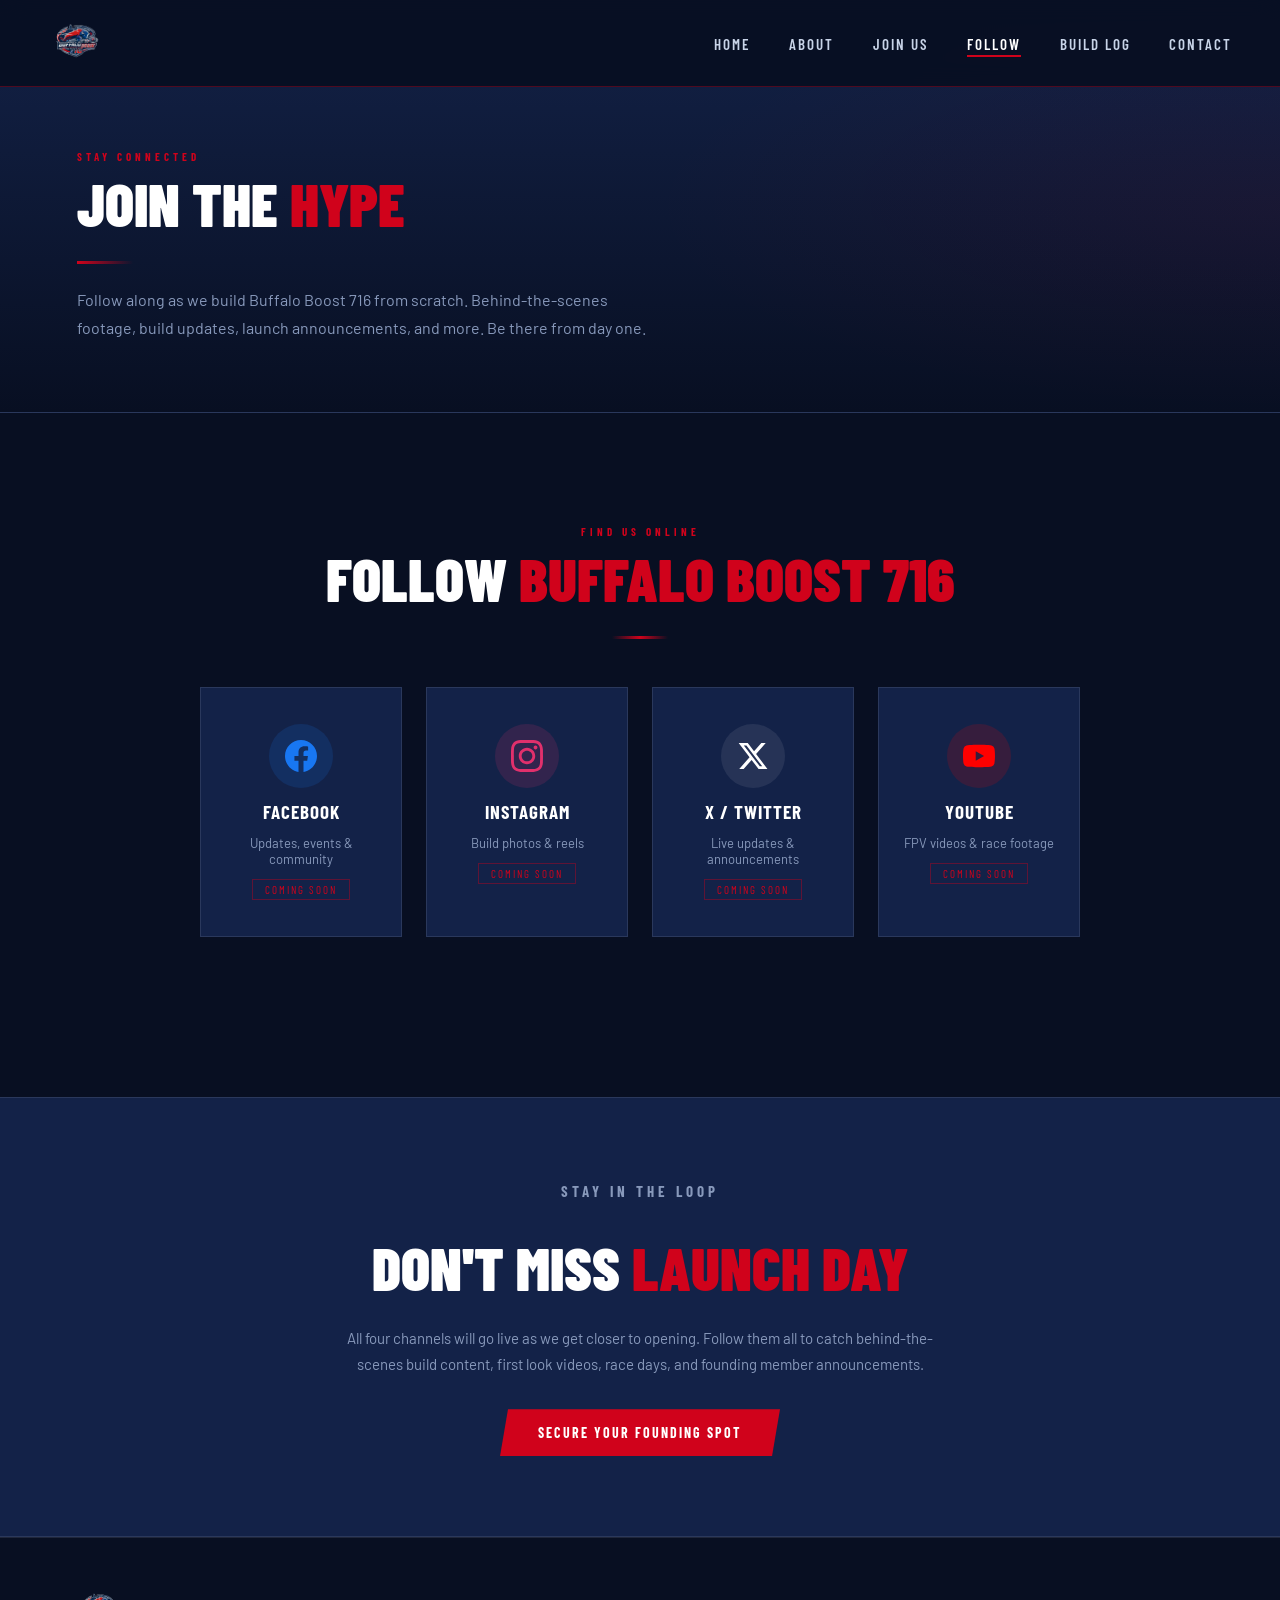
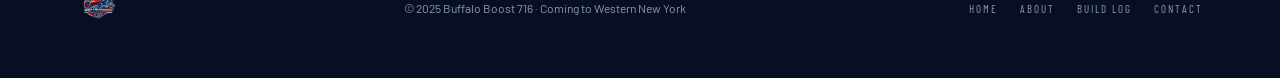
<file: social.html>
<!DOCTYPE html>
<html lang="en">
<head>
  <meta charset="UTF-8">
  <meta name="viewport" content="width=device-width, initial-scale=1.0">
  <title>Follow Us — Buffalo Boost 716</title>
  <meta name="description" content="Follow Buffalo Boost 716 on Facebook, Instagram, X, and YouTube.">
  <link rel="stylesheet" href="../css/style.css">
  <link rel="icon" href="../images/logo.png" type="image/png">
  <style>
    .fb-icon   { background: rgba(24,119,242,0.15); }
    .ig-icon   { background: rgba(225,48,108,0.15); }
    .x-icon    { background: rgba(255,255,255,0.08); }
    .yt-icon   { background: rgba(255,0,0,0.15); }

    /* SVG icons */
    .si svg { width: clamp(22px,3.5vw,32px); height: clamp(22px,3.5vw,32px); fill: currentColor; }
    .fb-icon svg { color: #1877f2; }
    .ig-icon svg { color: #e1306c; }
    .x-icon  svg { color: #ffffff; }
    .yt-icon svg { color: #ff0000; }

    .hype-strip {
      background: var(--navy-mid);
      border-top: 1px solid var(--border);
      border-bottom: 1px solid var(--border);
      padding: clamp(40px,7vw,80px) clamp(20px,6vw,80px);
      text-align: center;
    }

    .hype-strip p {
      max-width: 600px;
      margin: 0 auto clamp(20px,3vw,32px);
      font-size: clamp(13px,1.6vw,15px);
      color: var(--chrome-dim);
      line-height: 1.75;
    }
  </style>
</head>
<body>

  <nav>
    <a href="../index.html" class="logo">
      <img src="../images/logo.png" alt="Buffalo Boost 716">
    </a>
    <button class="nav-toggle" aria-label="Menu">
      <span></span><span></span><span></span>
    </button>
    <ul>
      <li><a href="../index.html">Home</a></li>
      <li><a href="about.html">About</a></li>
      <li><a href="founding.html">Join Us</a></li>
      <li><a href="social.html">Follow</a></li>
      <li><a href="buildlog.html">Build Log</a></li>
      <li><a href="contact.html">Contact</a></li>
    </ul>
  </nav>

  <div class="page-hero">
    <div class="page-hero-inner">
      <p class="section-label fade-in">Stay Connected</p>
      <h1 class="section-title fade-in">Join the <span>Hype</span></h1>
      <div class="divider fade-in"></div>
      <p class="fade-in" style="font-size: clamp(14px,1.8vw,16px); color: var(--chrome-dim); line-height: 1.75; max-width: 580px; margin-top: 10px;">
        Follow along as we build Buffalo Boost 716 from scratch. Behind-the-scenes footage, build updates, launch announcements, and more. Be there from day one.
      </p>
    </div>
  </div>

  <section>
    <p class="section-label text-center fade-in">Find Us Online</p>
    <h2 class="section-title text-center fade-in">Follow <span>Buffalo Boost 716</span></h2>
    <div class="divider center fade-in" style="margin-bottom: clamp(28px,4vw,48px);"></div>

    <div class="social-grid">

      <!-- Facebook -->
      <a href="#" class="social-card fade-in" onclick="return false;" title="Coming Soon">
        <div class="social-icon fb-icon si">
          <svg viewBox="0 0 24 24"><path d="M24 12.073c0-6.627-5.373-12-12-12s-12 5.373-12 12c0 5.99 4.388 10.954 10.125 11.854v-8.385H7.078v-3.47h3.047V9.43c0-3.007 1.792-4.669 4.533-4.669 1.312 0 2.686.235 2.686.235v2.953H15.83c-1.491 0-1.956.925-1.956 1.874v2.25h3.328l-.532 3.47h-2.796v8.385C19.612 23.027 24 18.062 24 12.073z"/></svg>
        </div>
        <h3>Facebook</h3>
        <p>Updates, events &amp; community</p>
        <span class="social-soon">Coming Soon</span>
      </a>

      <!-- Instagram -->
      <a href="#" class="social-card fade-in" onclick="return false;" title="Coming Soon">
        <div class="social-icon ig-icon si">
          <svg viewBox="0 0 24 24"><path d="M12 2.163c3.204 0 3.584.012 4.85.07 3.252.148 4.771 1.691 4.919 4.919.058 1.265.069 1.645.069 4.849 0 3.205-.012 3.584-.069 4.849-.149 3.225-1.664 4.771-4.919 4.919-1.266.058-1.644.07-4.85.07-3.204 0-3.584-.012-4.849-.07-3.26-.149-4.771-1.699-4.919-4.92-.058-1.265-.07-1.644-.07-4.849 0-3.204.013-3.583.07-4.849.149-3.227 1.664-4.771 4.919-4.919 1.266-.057 1.645-.069 4.849-.069zm0-2.163c-3.259 0-3.667.014-4.947.072-4.358.2-6.78 2.618-6.98 6.98-.059 1.281-.073 1.689-.073 4.948 0 3.259.014 3.668.072 4.948.2 4.358 2.618 6.78 6.98 6.98 1.281.058 1.689.072 4.948.072 3.259 0 3.668-.014 4.948-.072 4.354-.2 6.782-2.618 6.979-6.98.059-1.28.073-1.689.073-4.948 0-3.259-.014-3.667-.072-4.947-.196-4.354-2.617-6.78-6.979-6.98-1.281-.059-1.69-.073-4.949-.073zm0 5.838c-3.403 0-6.162 2.759-6.162 6.162s2.759 6.163 6.162 6.163 6.162-2.759 6.162-6.163c0-3.403-2.759-6.162-6.162-6.162zm0 10.162c-2.209 0-4-1.79-4-4 0-2.209 1.791-4 4-4s4 1.791 4 4c0 2.21-1.791 4-4 4zm6.406-11.845c-.796 0-1.441.645-1.441 1.44s.645 1.44 1.441 1.44c.795 0 1.439-.645 1.439-1.44s-.644-1.44-1.439-1.44z"/></svg>
        </div>
        <h3>Instagram</h3>
        <p>Build photos &amp; reels</p>
        <span class="social-soon">Coming Soon</span>
      </a>

      <!-- X / Twitter -->
      <a href="#" class="social-card fade-in" onclick="return false;" title="Coming Soon">
        <div class="social-icon x-icon si">
          <svg viewBox="0 0 24 24"><path d="M18.244 2.25h3.308l-7.227 8.26 8.502 11.24H16.17l-5.214-6.817L4.99 21.75H1.68l7.73-8.835L1.254 2.25H8.08l4.713 6.231zm-1.161 17.52h1.833L7.084 4.126H5.117z"/></svg>
        </div>
        <h3>X / Twitter</h3>
        <p>Live updates &amp; announcements</p>
        <span class="social-soon">Coming Soon</span>
      </a>

      <!-- YouTube -->
      <a href="#" class="social-card fade-in" onclick="return false;" title="Coming Soon">
        <div class="social-icon yt-icon si">
          <svg viewBox="0 0 24 24"><path d="M23.498 6.186a3.016 3.016 0 0 0-2.122-2.136C19.505 3.545 12 3.545 12 3.545s-7.505 0-9.377.505A3.017 3.017 0 0 0 .502 6.186C0 8.07 0 12 0 12s0 3.93.502 5.814a3.016 3.016 0 0 0 2.122 2.136c1.871.505 9.376.505 9.376.505s7.505 0 9.377-.505a3.015 3.015 0 0 0 2.122-2.136C24 15.93 24 12 24 12s0-3.93-.502-5.814zM9.545 15.568V8.432L15.818 12l-6.273 3.568z"/></svg>
        </div>
        <h3>YouTube</h3>
        <p>FPV videos &amp; race footage</p>
        <span class="social-soon">Coming Soon</span>
      </a>

    </div>

  </section>

  <div class="hype-strip">
    <p class="section-label fade-in">Stay in the Loop</p>
    <h2 class="section-title fade-in">Don't Miss <span>Launch Day</span></h2>
    <p class="fade-in">
      All four channels will go live as we get closer to opening. Follow them all to catch behind-the-scenes build content, first look videos, race days, and founding member announcements.
    </p>
    <a href="founding.html" class="btn-primary fade-in">Secure Your Founding Spot</a>
  </div>

  <footer>
    <img src="../images/logo.png" alt="Buffalo Boost 716">
    <p>© 2025 Buffalo Boost 716 · Coming to Western New York</p>
    <div class="footer-links">
      <a href="../index.html">Home</a>
      <a href="about.html">About</a>
      <a href="buildlog.html">Build Log</a>
      <a href="contact.html">Contact</a>
    </div>
  </footer>

  <script src="../js/main.js"></script>
</body>
</html>
</file>
<file: css/style.css>
@import url('https://fonts.googleapis.com/css2?family=Barlow+Condensed:ital,wght@0,400;0,600;0,700;0,900;1,700&family=Barlow:wght@300;400;500;600&display=swap');

:root {
  --navy: #0d1b3e;
  --navy-dark: #080f22;
  --navy-mid: #132248;
  --red: #d0021b;
  --red-bright: #ff0a2b;
  --white: #ffffff;
  --chrome: #c8d4e8;
  --chrome-dim: #8899bb;
  --border: rgba(200,212,232,0.12);
}

* { margin: 0; padding: 0; box-sizing: border-box; }
html { scroll-behavior: smooth; }

body {
  font-family: 'Barlow', sans-serif;
  background: var(--navy-dark);
  color: var(--white);
  overflow-x: hidden;
  font-size: 16px;
}

img { max-width: 100%; height: auto; display: block; }

/* NAV */
nav {
  position: fixed;
  top: 0; left: 0; right: 0;
  z-index: 1000;
  display: flex;
  align-items: center;
  justify-content: space-between;
  padding: clamp(8px, 2vw, 14px) clamp(16px, 5vw, 48px);
  background: rgba(8,15,34,0.95);
  backdrop-filter: blur(12px);
  border-bottom: 1px solid rgba(208,2,27,0.35);
}

nav .logo img { height: clamp(38px, 6vw, 58px); width: auto; }

.nav-toggle {
  display: none;
  flex-direction: column;
  gap: 5px;
  cursor: pointer;
  padding: 4px;
  background: none;
  border: none;
  z-index: 1001;
}

.nav-toggle span {
  display: block;
  width: 26px; height: 2px;
  background: var(--white);
  border-radius: 2px;
  transition: all 0.3s;
}

.nav-toggle.open span:nth-child(1) { transform: translateY(7px) rotate(45deg); }
.nav-toggle.open span:nth-child(2) { opacity: 0; }
.nav-toggle.open span:nth-child(3) { transform: translateY(-7px) rotate(-45deg); }

nav ul {
  list-style: none;
  display: flex;
  gap: clamp(16px, 3vw, 40px);
}

nav ul li a {
  font-family: 'Barlow Condensed', sans-serif;
  font-weight: 600;
  font-size: clamp(12px, 1.4vw, 15px);
  letter-spacing: 2px;
  text-transform: uppercase;
  color: var(--chrome);
  text-decoration: none;
  transition: color 0.2s;
  position: relative;
}

nav ul li a::after {
  content: '';
  position: absolute;
  bottom: -4px; left: 0;
  width: 0; height: 2px;
  background: var(--red);
  transition: width 0.25s;
}

nav ul li a:hover, nav ul li a.active { color: var(--white); }
nav ul li a:hover::after, nav ul li a.active::after { width: 100%; }

@media (max-width: 768px) {
  .nav-toggle { display: flex; }

  nav ul {
    position: fixed;
    top: 0; right: -100%;
    width: min(280px, 80vw);
    height: 100vh;
    background: var(--navy-dark);
    border-left: 1px solid var(--border);
    flex-direction: column;
    gap: 0;
    padding: 80px 0 40px;
    transition: right 0.35s cubic-bezier(0.4,0,0.2,1);
    z-index: 999;
  }

  nav ul.open { right: 0; }

  nav ul li a {
    display: block;
    padding: 16px 32px;
    font-size: 18px;
    border-bottom: 1px solid var(--border);
  }
}

/* HERO */
.hero {
  position: relative;
  width: 100%;
  height: 100svh;
  min-height: 600px;
  display: flex;
  flex-direction: column;
  align-items: center;
  justify-content: center;
  overflow: hidden;
  background: var(--navy-dark);
  padding: 80px 20px 60px;
}

/* CANVAS TRACK */
.track-canvas {
  position: absolute;
  inset: 0;
  width: 100%;
  height: 100%;
  pointer-events: none;
  z-index: 1;
}

.hero-glow {
  position: absolute;
  inset: 0;
  background: radial-gradient(ellipse 60% 50% at 50% 50%, rgba(208,2,27,0.07) 0%, transparent 70%);
  pointer-events: none;
  z-index: 0;
}

.hero-content {
  position: relative;
  z-index: 2;
  text-align: center;
  display: flex;
  flex-direction: column;
  align-items: center;
  gap: clamp(10px, 2.5vw, 20px);
}

.hero-logo {
  width: clamp(130px, 28vw, 240px);
  filter: drop-shadow(0 4px 24px rgba(208,2,27,0.35));
  animation: fadeDown 1s ease both;
}

.hero-badge {
  font-family: 'Barlow Condensed', sans-serif;
  font-weight: 700;
  font-size: clamp(10px, 1.4vw, 13px);
  letter-spacing: 4px;
  text-transform: uppercase;
  color: var(--red);
  border: 1px solid rgba(208,2,27,0.5);
  padding: 5px 18px;
  border-radius: 2px;
  animation: fadeUp 1s 0.3s ease both;
}

.hero-title {
  font-family: 'Barlow Condensed', sans-serif;
  font-weight: 900;
  font-size: clamp(40px, 9.5vw, 104px);
  line-height: 0.9;
  text-transform: uppercase;
  letter-spacing: -1px;
  color: var(--white);
  text-shadow: 0 0 60px rgba(208,2,27,0.25);
  animation: fadeUp 1s 0.5s ease both;
}

.hero-title span { color: var(--red); }

.hero-sub {
  font-family: 'Barlow Condensed', sans-serif;
  font-style: italic;
  font-size: clamp(15px, 2.8vw, 24px);
  color: var(--chrome);
  letter-spacing: 1px;
  animation: fadeUp 1s 0.7s ease both;
}

.hero-divider {
  width: clamp(36px, 7vw, 72px);
  height: 3px;
  background: linear-gradient(90deg, transparent, var(--red), transparent);
  animation: fadeUp 1s 0.9s ease both;
}

.hero-desc {
  max-width: min(520px, 90vw);
  font-size: clamp(13px, 1.7vw, 15px);
  line-height: 1.75;
  color: var(--chrome-dim);
  animation: fadeUp 1s 1.1s ease both;
}

.hero-cta {
  display: flex;
  gap: 14px;
  flex-wrap: wrap;
  justify-content: center;
  animation: fadeUp 1s 1.3s ease both;
}

.btn-primary {
  font-family: 'Barlow Condensed', sans-serif;
  font-weight: 700;
  font-size: clamp(12px, 1.5vw, 14px);
  letter-spacing: 2px;
  text-transform: uppercase;
  background: var(--red);
  color: var(--white);
  border: none;
  padding: clamp(12px, 2vw, 15px) clamp(22px, 4vw, 38px);
  cursor: pointer;
  text-decoration: none;
  display: inline-block;
  clip-path: polygon(8px 0%, 100% 0%, calc(100% - 8px) 100%, 0% 100%);
  transition: background 0.2s, transform 0.15s;
}

.btn-primary:hover { background: var(--red-bright); transform: translateY(-2px); }

.btn-outline {
  font-family: 'Barlow Condensed', sans-serif;
  font-weight: 700;
  font-size: clamp(12px, 1.5vw, 14px);
  letter-spacing: 2px;
  text-transform: uppercase;
  background: transparent;
  color: var(--chrome);
  border: 1px solid var(--border);
  padding: clamp(12px, 2vw, 15px) clamp(22px, 4vw, 38px);
  cursor: pointer;
  text-decoration: none;
  display: inline-block;
  clip-path: polygon(8px 0%, 100% 0%, calc(100% - 8px) 100%, 0% 100%);
  transition: border-color 0.2s, color 0.2s, transform 0.15s;
}

.btn-outline:hover { border-color: var(--chrome); color: var(--white); transform: translateY(-2px); }

.scroll-hint {
  position: absolute;
  bottom: clamp(14px, 3vw, 28px);
  left: 50%; transform: translateX(-50%);
  display: flex;
  flex-direction: column;
  align-items: center;
  gap: 8px;
  opacity: 0.35;
  animation: fadeUp 1s 2s ease both;
  z-index: 2;
}

.scroll-hint span {
  font-family: 'Barlow Condensed', sans-serif;
  font-size: 10px;
  letter-spacing: 3px;
  text-transform: uppercase;
  color: var(--chrome-dim);
}

.scroll-arrow {
  width: 16px; height: 16px;
  border-right: 2px solid var(--chrome-dim);
  border-bottom: 2px solid var(--chrome-dim);
  transform: rotate(45deg);
  animation: bounce 1.5s ease-in-out infinite;
}

@keyframes bounce {
  0%,100% { transform: rotate(45deg) translateY(0); }
  50%      { transform: rotate(45deg) translateY(5px); }
}

/* SECTIONS */
section { padding: clamp(56px, 9vw, 112px) clamp(20px, 6vw, 80px); }

.section-label {
  font-family: 'Barlow Condensed', sans-serif;
  font-weight: 700;
  font-size: 11px;
  letter-spacing: 4px;
  text-transform: uppercase;
  color: var(--red);
  margin-bottom: 10px;
}

.section-title {
  font-family: 'Barlow Condensed', sans-serif;
  font-weight: 900;
  font-size: clamp(30px, 5.5vw, 60px);
  text-transform: uppercase;
  line-height: 1;
  color: var(--white);
  margin-bottom: clamp(14px, 2.5vw, 28px);
}

.section-title span { color: var(--red); }

/* CONCEPT STRIP */
.concept-strip {
  background: var(--navy-mid);
  border-top: 1px solid var(--border);
  border-bottom: 1px solid var(--border);
  padding: clamp(48px, 8vw, 96px) clamp(20px, 6vw, 80px);
}

.concept-grid {
  display: grid;
  grid-template-columns: repeat(auto-fit, minmax(min(200px, 100%), 1fr));
  gap: clamp(20px, 3.5vw, 40px);
  max-width: 1100px;
  margin: 0 auto;
}

.concept-card {
  display: flex;
  flex-direction: column;
  gap: 10px;
  padding: clamp(18px, 3vw, 28px);
  background: rgba(8,15,34,0.5);
  border: 1px solid var(--border);
  border-top: 2px solid var(--red);
  transition: transform 0.2s, box-shadow 0.2s;
}

.concept-card:hover { transform: translateY(-4px); box-shadow: 0 12px 40px rgba(208,2,27,0.1); }
.concept-icon { font-size: clamp(26px, 3.5vw, 38px); }

.concept-card h3 {
  font-family: 'Barlow Condensed', sans-serif;
  font-weight: 700;
  font-size: clamp(15px, 1.8vw, 19px);
  text-transform: uppercase;
  letter-spacing: 1px;
  color: var(--white);
}

.concept-card p {
  font-size: clamp(12px, 1.4vw, 14px);
  color: var(--chrome-dim);
  line-height: 1.6;
}

/* ABOUT */
.about-wrap { max-width: 840px; margin: 0 auto; }

.about-wrap p {
  font-size: clamp(14px, 1.7vw, 16px);
  color: var(--chrome);
  line-height: 1.9;
  margin-bottom: clamp(14px, 2.5vw, 24px);
}

.about-accent {
  border-left: 3px solid var(--red);
  padding-left: clamp(14px, 2.5vw, 24px);
  margin: clamp(20px, 3.5vw, 40px) 0;
}

.about-accent p {
  font-family: 'Barlow Condensed', sans-serif;
  font-style: italic;
  font-size: clamp(17px, 2.8vw, 24px);
  font-weight: 400;
  color: var(--white);
  line-height: 1.45;
  margin-bottom: 0;
}

/* FOUNDING MEMBERS */
.founding-intro {
  max-width: 680px;
  margin: 0 auto clamp(36px, 5vw, 56px);
  text-align: center;
  font-size: clamp(13px, 1.6vw, 15px);
  color: var(--chrome-dim);
  line-height: 1.75;
}

.tier-grid {
  display: grid;
  grid-template-columns: repeat(auto-fit, minmax(min(260px, 100%), 1fr));
  gap: clamp(18px, 3vw, 32px);
  max-width: 840px;
  margin: 0 auto clamp(36px, 5vw, 56px);
}

.tier-card {
  background: var(--navy-mid);
  border: 1px solid var(--border);
  padding: clamp(22px, 3.5vw, 36px);
  display: flex;
  flex-direction: column;
  gap: 14px;
  position: relative;
  overflow: hidden;
  transition: transform 0.2s, box-shadow 0.2s;
}

.tier-card:hover { transform: translateY(-4px); box-shadow: 0 16px 48px rgba(208,2,27,0.12); }
.tier-card.featured { border-color: var(--red); border-width: 2px; }

.tier-badge {
  position: absolute;
  top: 16px; right: -28px;
  background: var(--red);
  color: var(--white);
  font-family: 'Barlow Condensed', sans-serif;
  font-weight: 700;
  font-size: 11px;
  letter-spacing: 2px;
  text-transform: uppercase;
  padding: 4px 48px;
  transform: rotate(45deg);
}

.tier-name {
  font-family: 'Barlow Condensed', sans-serif;
  font-weight: 900;
  font-size: clamp(20px, 2.8vw, 26px);
  text-transform: uppercase;
  letter-spacing: 1px;
  color: var(--white);
}

.tier-price {
  font-family: 'Barlow Condensed', sans-serif;
  font-weight: 700;
  font-size: clamp(34px, 5.5vw, 48px);
  color: var(--red);
  line-height: 1;
}

.tier-price span {
  font-size: clamp(14px, 1.8vw, 18px);
  color: var(--chrome-dim);
  font-weight: 400;
}

.tier-perks {
  list-style: none;
  display: flex;
  flex-direction: column;
  gap: 9px;
}

.tier-perks li {
  font-size: clamp(12px, 1.5vw, 14px);
  color: var(--chrome);
  padding-left: 18px;
  position: relative;
  line-height: 1.5;
}

.tier-perks li::before { content: '▸'; position: absolute; left: 0; color: var(--red); }
.tier-cta { margin-top: auto; padding-top: 14px; }

.waitlist-form {
  max-width: 540px;
  margin: 0 auto;
  background: var(--navy-mid);
  border: 1px solid var(--border);
  padding: clamp(22px, 3.5vw, 36px);
}

.waitlist-form h3 {
  font-family: 'Barlow Condensed', sans-serif;
  font-weight: 700;
  font-size: clamp(17px, 2.2vw, 21px);
  text-transform: uppercase;
  letter-spacing: 1px;
  margin-bottom: 20px;
  color: var(--white);
}

.form-row {
  display: grid;
  grid-template-columns: repeat(auto-fit, minmax(min(160px, 100%), 1fr));
  gap: 12px;
  margin-bottom: 12px;
}

.form-group {
  display: flex;
  flex-direction: column;
  gap: 6px;
  margin-bottom: 12px;
}

.form-group label {
  font-family: 'Barlow Condensed', sans-serif;
  font-size: 11px;
  letter-spacing: 2px;
  text-transform: uppercase;
  color: var(--chrome-dim);
}

.form-group input,
.form-group select,
.form-group textarea {
  background: rgba(8,15,34,0.8);
  border: 1px solid var(--border);
  color: var(--white);
  padding: 11px 14px;
  font-family: 'Barlow', sans-serif;
  font-size: 14px;
  outline: none;
  transition: border-color 0.2s;
  width: 100%;
  border-radius: 0;
  -webkit-appearance: none;
}

.form-group input:focus,
.form-group textarea:focus,
.form-group select:focus { border-color: var(--red); }
.form-group select option { background: var(--navy-dark); }

/* CONTACT */
.contact-wrap {
  display: grid;
  grid-template-columns: repeat(auto-fit, minmax(min(260px, 100%), 1fr));
  gap: clamp(28px, 5vw, 56px);
  max-width: 920px;
  margin: 0 auto;
  align-items: start;
}

.contact-info h3 {
  font-family: 'Barlow Condensed', sans-serif;
  font-weight: 700;
  font-size: clamp(17px, 2.2vw, 21px);
  text-transform: uppercase;
  letter-spacing: 1px;
  margin-bottom: 14px;
}

.contact-info p {
  font-size: clamp(13px, 1.5vw, 15px);
  color: var(--chrome-dim);
  line-height: 1.75;
  margin-bottom: 22px;
}

.contact-detail {
  display: flex;
  align-items: center;
  gap: 12px;
  padding: 13px 0;
  border-bottom: 1px solid var(--border);
  font-size: clamp(13px, 1.5vw, 15px);
  color: var(--chrome);
}

.contact-detail .icon { font-size: 18px; }

/* SOCIAL */
.social-grid {
  display: grid;
  grid-template-columns: repeat(auto-fit, minmax(min(180px, 100%), 1fr));
  gap: clamp(14px, 2.5vw, 24px);
  max-width: 880px;
  margin: 0 auto clamp(28px, 4vw, 48px);
}

.social-card {
  display: flex;
  flex-direction: column;
  align-items: center;
  gap: 12px;
  padding: clamp(22px, 3.5vw, 36px) clamp(14px, 2.5vw, 24px);
  background: var(--navy-mid);
  border: 1px solid var(--border);
  text-decoration: none;
  transition: transform 0.2s, box-shadow 0.2s, border-color 0.2s;
}

.social-card:hover { transform: translateY(-4px); box-shadow: 0 12px 40px rgba(208,2,27,0.1); border-color: rgba(208,2,27,0.4); }

.social-icon {
  width: clamp(48px, 7vw, 64px);
  height: clamp(48px, 7vw, 64px);
  border-radius: 50%;
  display: flex;
  align-items: center;
  justify-content: center;
  font-size: clamp(20px, 3vw, 28px);
}

.social-card h3 {
  font-family: 'Barlow Condensed', sans-serif;
  font-weight: 700;
  font-size: clamp(15px, 1.9vw, 19px);
  text-transform: uppercase;
  letter-spacing: 1px;
  color: var(--white);
}

.social-card p {
  font-size: clamp(11px, 1.3vw, 13px);
  color: var(--chrome-dim);
  text-align: center;
}

.social-soon {
  font-family: 'Barlow Condensed', sans-serif;
  font-size: 11px;
  letter-spacing: 2px;
  text-transform: uppercase;
  color: var(--red);
  border: 1px solid rgba(208,2,27,0.4);
  padding: 3px 12px;
}

/* BUILD LOG */
.buildlog-intro {
  max-width: 680px;
  margin: 0 auto clamp(36px, 5vw, 56px);
  font-size: clamp(13px, 1.6vw, 15px);
  color: var(--chrome-dim);
  line-height: 1.75;
}

.timeline {
  max-width: 840px;
  margin: 0 auto;
  position: relative;
}

.timeline::before {
  content: '';
  position: absolute;
  left: clamp(14px, 2.5vw, 22px);
  top: 0; bottom: 0;
  width: 2px;
  background: linear-gradient(to bottom, var(--red), rgba(208,2,27,0.1));
}

.log-entry {
  display: grid;
  grid-template-columns: clamp(44px, 7vw, 72px) 1fr;
  gap: clamp(14px, 2.5vw, 28px);
  margin-bottom: clamp(28px, 4.5vw, 48px);
  position: relative;
}

.log-dot {
  display: flex;
  flex-direction: column;
  align-items: center;
  padding-top: 6px;
}

.log-dot-circle {
  width: clamp(13px, 1.8vw, 17px);
  height: clamp(13px, 1.8vw, 17px);
  border-radius: 50%;
  background: var(--red);
  border: 3px solid var(--navy-dark);
  box-shadow: 0 0 12px rgba(208,2,27,0.5);
  flex-shrink: 0;
  position: relative;
  z-index: 1;
}

.log-content {
  background: var(--navy-mid);
  border: 1px solid var(--border);
  padding: clamp(18px, 3vw, 28px);
}

.log-meta {
  display: flex;
  align-items: center;
  gap: 10px;
  flex-wrap: wrap;
  margin-bottom: 10px;
}

.log-date {
  font-family: 'Barlow Condensed', sans-serif;
  font-size: 11px;
  letter-spacing: 2px;
  text-transform: uppercase;
  color: var(--red);
}

.log-tag {
  font-family: 'Barlow Condensed', sans-serif;
  font-size: 10px;
  letter-spacing: 2px;
  text-transform: uppercase;
  color: var(--chrome-dim);
  border: 1px solid var(--border);
  padding: 2px 8px;
}

.log-content h3 {
  font-family: 'Barlow Condensed', sans-serif;
  font-weight: 700;
  font-size: clamp(17px, 2.2vw, 21px);
  text-transform: uppercase;
  letter-spacing: 1px;
  color: var(--white);
  margin-bottom: 9px;
}

.log-content p {
  font-size: clamp(12px, 1.5vw, 14px);
  color: var(--chrome-dim);
  line-height: 1.75;
}

.log-images {
  display: grid;
  grid-template-columns: repeat(auto-fill, minmax(min(150px, 100%), 1fr));
  gap: 9px;
  margin-top: 14px;
}

.log-images img {
  width: 100%;
  aspect-ratio: 4/3;
  object-fit: cover;
  border: 1px solid var(--border);
}

.log-empty {
  text-align: center;
  padding: clamp(44px, 7vw, 72px) 20px;
  border: 1px dashed var(--border);
  color: var(--chrome-dim);
}

.log-empty .empty-icon { font-size: clamp(28px, 4.5vw, 44px); margin-bottom: 14px; }

.log-empty p {
  font-family: 'Barlow Condensed', sans-serif;
  font-size: clamp(15px, 1.9vw, 19px);
  font-style: italic;
  letter-spacing: 1px;
}

/* FOOTER */
footer {
  background: var(--navy-dark);
  border-top: 1px solid var(--border);
  padding: clamp(28px, 4.5vw, 48px) clamp(20px, 6vw, 80px);
  display: flex;
  align-items: center;
  justify-content: space-between;
  flex-wrap: wrap;
  gap: 18px;
}

footer img { height: clamp(34px, 4.5vw, 44px); }

footer p {
  font-size: clamp(10px, 1.3vw, 12px);
  color: var(--chrome-dim);
  text-align: center;
}

footer .footer-links {
  display: flex;
  gap: clamp(10px, 2vw, 22px);
  flex-wrap: wrap;
}

footer .footer-links a {
  font-family: 'Barlow Condensed', sans-serif;
  font-size: 11px;
  letter-spacing: 2px;
  text-transform: uppercase;
  color: var(--chrome-dim);
  text-decoration: none;
  transition: color 0.2s;
}

footer .footer-links a:hover { color: var(--white); }

/* PAGE HERO (inner pages) */
.page-hero {
  padding: clamp(96px, 13vw, 150px) clamp(20px, 6vw, 80px) clamp(36px, 5.5vw, 72px);
  background: linear-gradient(180deg, var(--navy-mid) 0%, var(--navy-dark) 100%);
  border-bottom: 1px solid var(--border);
  position: relative;
  overflow: hidden;
}

.page-hero::before {
  content: '';
  position: absolute;
  top: 0; right: 0;
  width: 50%; height: 100%;
  background: radial-gradient(ellipse at right, rgba(208,2,27,0.06) 0%, transparent 70%);
  pointer-events: none;
}

.page-hero-inner { max-width: 840px; }

/* ANIMATIONS */
@keyframes fadeDown {
  from { opacity: 0; transform: translateY(-24px); }
  to   { opacity: 1; transform: translateY(0); }
}

@keyframes fadeUp {
  from { opacity: 0; transform: translateY(24px); }
  to   { opacity: 1; transform: translateY(0); }
}

.fade-in {
  opacity: 0;
  transform: translateY(20px);
  transition: opacity 0.6s ease, transform 0.6s ease;
}

.fade-in.visible { opacity: 1; transform: none; }

/* UTILITY */
.text-center { text-align: center; }
.mt-sm  { margin-top: clamp(14px, 2.5vw, 22px); }
.mt-md  { margin-top: clamp(22px, 3.5vw, 36px); }
.mt-lg  { margin-top: clamp(36px, 5.5vw, 56px); }
.divider { width: clamp(36px, 5.5vw, 56px); height: 3px; background: linear-gradient(90deg, var(--red), transparent); margin: clamp(14px, 2.5vw, 22px) 0; }
.divider.center { margin-left: auto; margin-right: auto; background: linear-gradient(90deg, transparent, var(--red), transparent); }

.success-msg {
  display: none;
  background: rgba(208,2,27,0.1);
  border: 1px solid rgba(208,2,27,0.4);
  padding: 16px 20px;
  font-family: 'Barlow Condensed', sans-serif;
  font-size: 15px;
  letter-spacing: 1px;
  color: var(--white);
  margin-top: 16px;
}
</file>
